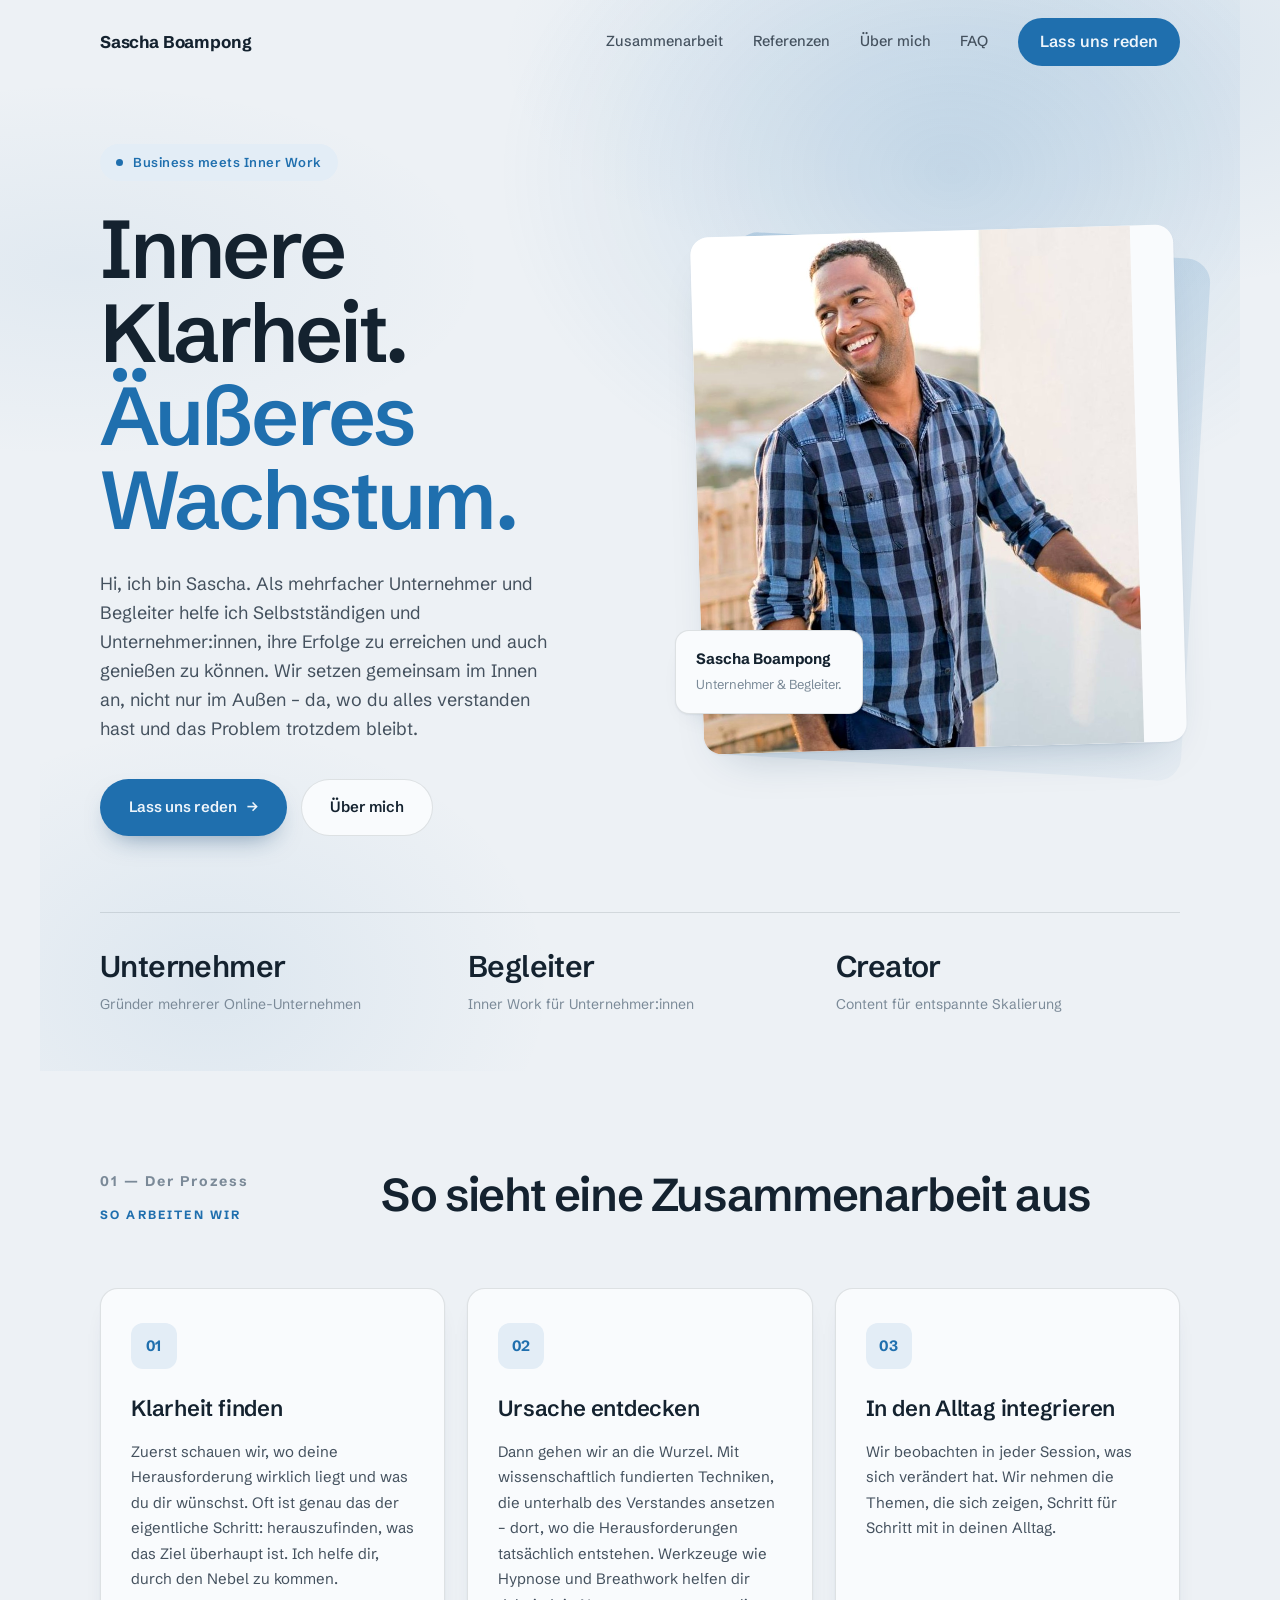
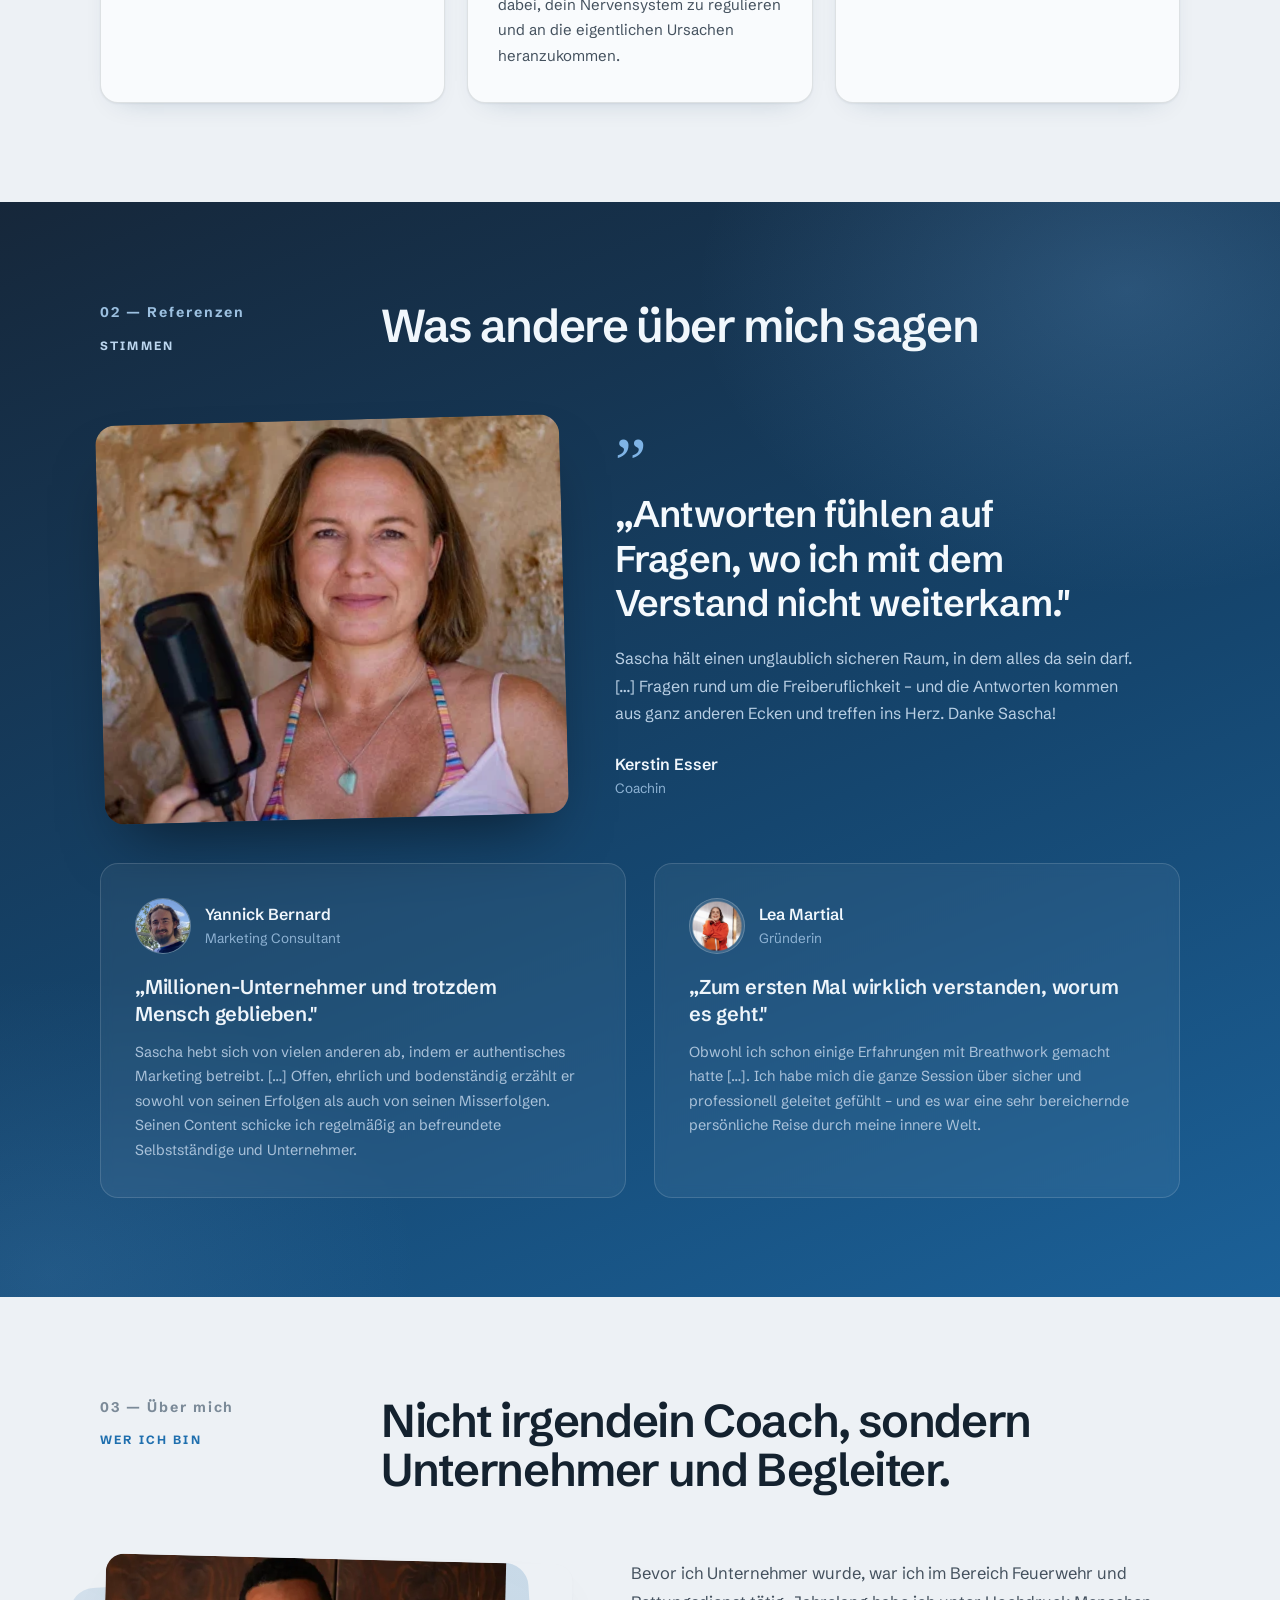
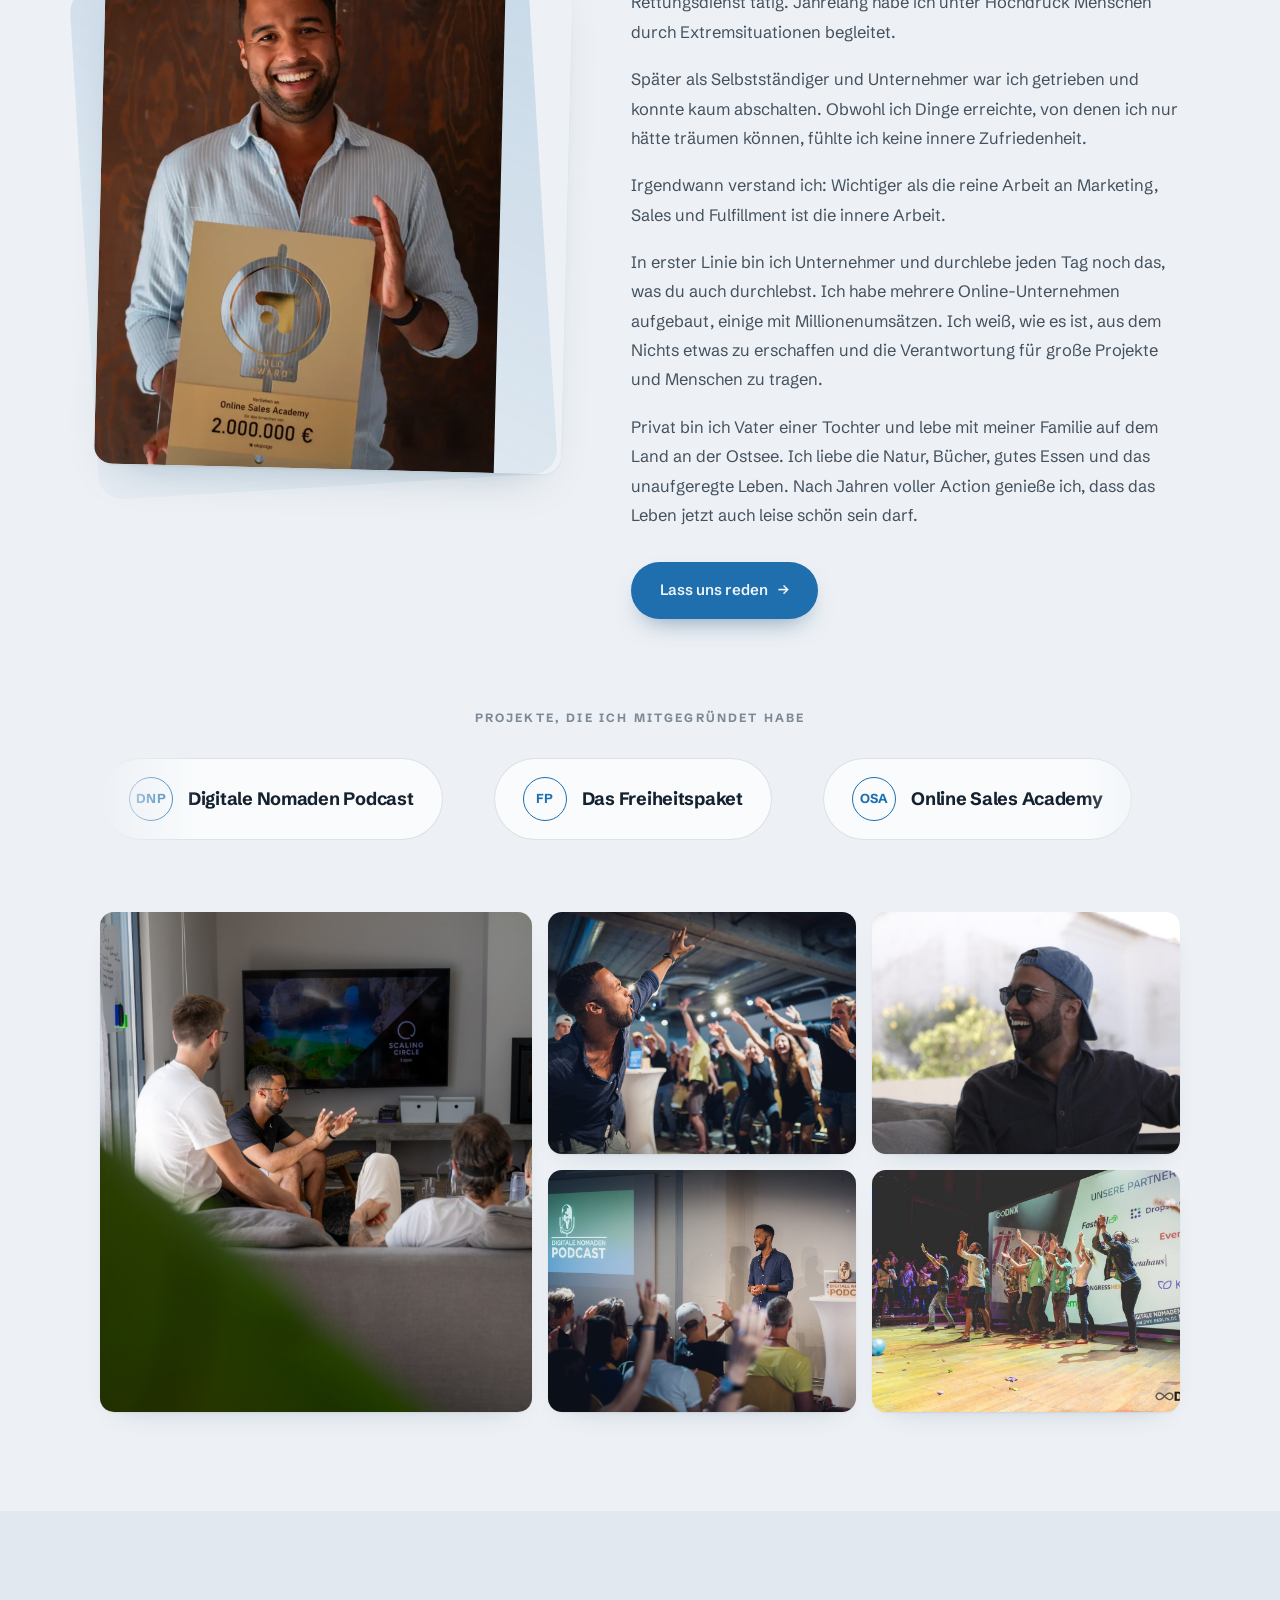
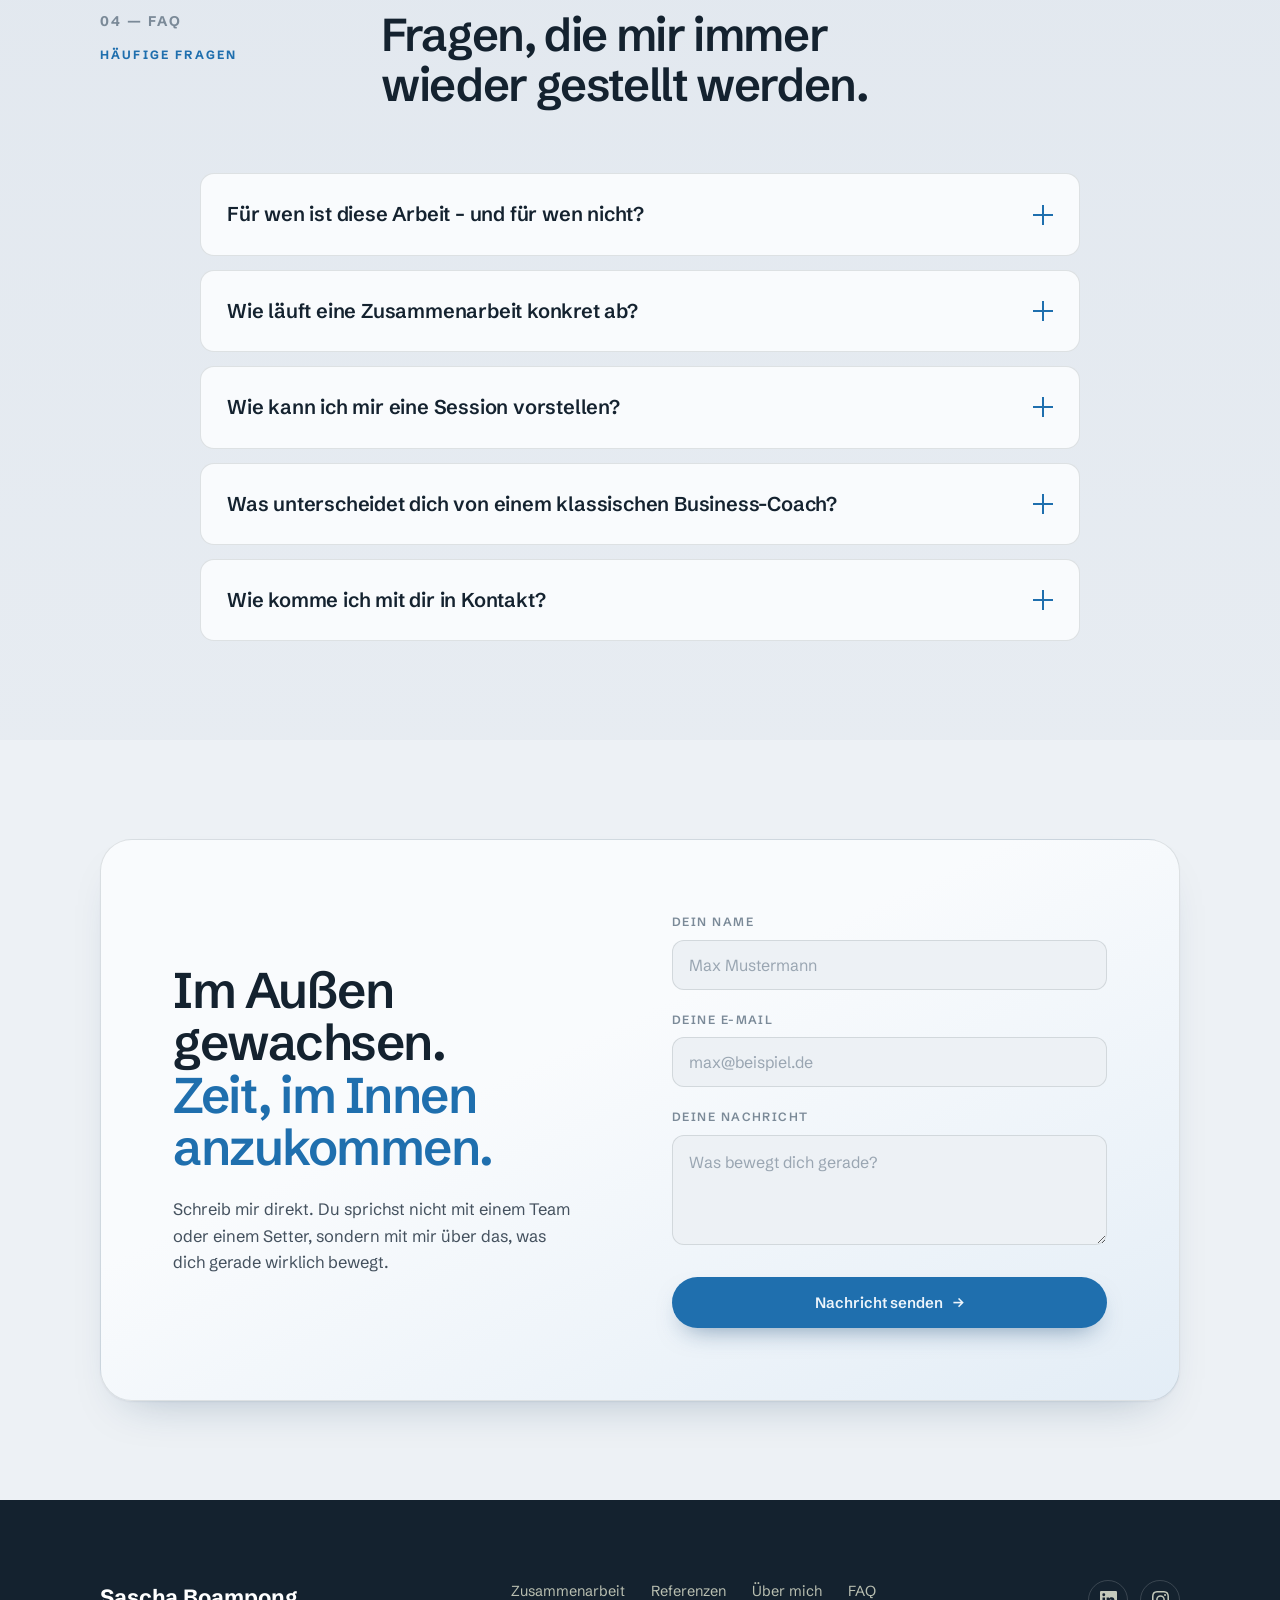
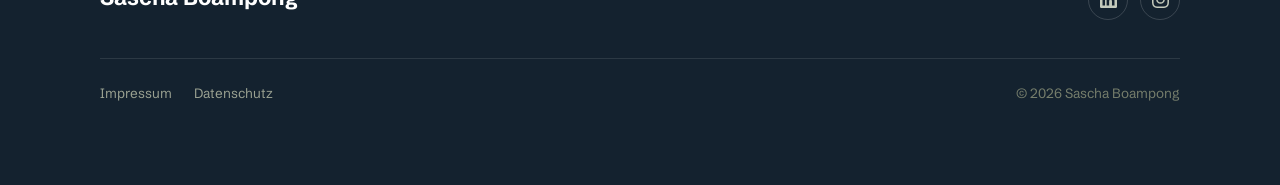
<file: index.html>
<!DOCTYPE html>
<html lang="de">
<head>
  <meta charset="UTF-8" />
  <meta name="viewport" content="width=device-width, initial-scale=1.0" />
  <title>Sascha Boampong — Geerdet · Maritim</title>
  <meta name="description" content="Sascha Boampong, Unternehmer und Begleiter. Innere Klarheit. Äußeres Wachstum." />
  <script>document.documentElement.className += ' js';</script>
  <link rel="preconnect" href="https://fonts.googleapis.com" />
  <link rel="preconnect" href="https://fonts.gstatic.com" crossorigin />
  <link href="https://fonts.googleapis.com/css2?family=Schibsted+Grotesk:wght@400;500;600;700;800&display=swap" rel="stylesheet" />
  <link rel="stylesheet" href="maritim.css" />
  <script src="https://app.rybbit.io/api/script.js" data-site-id="5ec6693548c4" defer></script>
</head>
<body data-screen-label="Geerdet Maritim">

  <header class="nav" data-nav>
    <div class="nav__bar">
      <a href="#top" class="nav__brand">Sascha Boampong</a>
      <nav class="nav__links" aria-label="Hauptnavigation">
        <a href="#prozess" class="nav__link">Zusammenarbeit</a>
        <a href="#referenzen" class="nav__link">Referenzen</a>
        <a href="#ueber" class="nav__link">Über mich</a>
        <a href="#faq" class="nav__link">FAQ</a>
        <a href="#kontakt" class="nav__cta">Lass uns reden</a>
      </nav>
      <button class="nav__burger" data-burger aria-label="Menü" aria-expanded="false"><span></span><span></span><span></span></button>
    </div>
  </header>
  <div class="nav__mobile" data-menu>
    <a href="#prozess">Zusammenarbeit</a>
    <a href="#referenzen">Referenzen</a>
    <a href="#ueber">Über mich</a>
    <a href="#faq">FAQ</a>
    <a href="#kontakt">Lass uns reden</a>
  </div>

  <main id="top">

    <!-- HERO -->
    <section class="hero wrap">
      <div class="hero__grid">
        <div class="hero__content">
          <span class="hero__kicker reveal">Business meets Inner Work</span>
          <h1 class="hero__title reveal d1">Innere Klarheit.<br /><em>Äußeres Wachstum.</em></h1>
          <p class="hero__lead reveal d2">Hi, ich bin Sascha. Als mehrfacher Unternehmer und Begleiter helfe ich Selbstständigen und Unternehmer:innen, ihre Erfolge zu erreichen und auch genießen zu können. Wir setzen gemeinsam im Innen an, nicht nur im Außen – da, wo du alles verstanden hast und das Problem trotzdem bleibt.</p>
          <div class="hero__actions reveal d3">
            <a href="#kontakt" class="btn btn--solid">Lass uns reden <span class="arrow">→</span></a>
            <a href="#ueber" class="btn btn--ghost">Über mich</a>
          </div>
        </div>
        <div class="hero__figure reveal d2">
          <div class="hero__photo">
            <img src="assets/sascha-profil.jpg" alt="Sascha Boampong" width="440" height="517" loading="eager" />
          </div>
          <div class="hero__badge">
            <b>Sascha Boampong</b>
            <span>Unternehmer &amp; Begleiter.</span>
          </div>
        </div>
      </div>
      <div class="hero__meta">
        <div class="hero__meta-item reveal d1"><b>Unternehmer</b><span>Gründer mehrerer Online-Unternehmen</span></div>
        <div class="hero__meta-item reveal d2"><b>Begleiter</b><span>Inner Work für Unternehmer:innen</span></div>
        <div class="hero__meta-item reveal d3"><b>Creator</b><span>Content für entspannte Skalierung</span></div>
      </div>
    </section>

    <!-- PROZESS -->
    <section class="section" id="prozess">
      <div class="wrap">
        <header class="shead reveal">
          <div class="shead__meta"><span class="shead__num">01 — Der Prozess</span><span class="eyebrow">So arbeiten wir</span></div>
          <h2 class="shead__title">So sieht eine Zusammenarbeit aus</h2>
        </header>
        <div class="cards">
          <article class="card reveal d1">
            <div class="card__num">01</div>
            <h3 class="card__title">Klarheit finden</h3>
            <p class="card__text">Zuerst schauen wir, wo deine Herausforderung wirklich liegt und was du dir wünschst. Oft ist genau das der eigentliche Schritt: herauszufinden, was das Ziel überhaupt ist. Ich helfe dir, durch den Nebel zu kommen.</p>
          </article>
          <article class="card reveal d2">
            <div class="card__num">02</div>
            <h3 class="card__title">Ursache entdecken</h3>
            <p class="card__text">Dann gehen wir an die Wurzel. Mit wissenschaftlich fundierten Techniken, die unterhalb des Verstandes ansetzen – dort, wo die Herausforderungen tatsächlich entstehen. Werkzeuge wie Hypnose und Breathwork helfen dir dabei, dein Nervensystem zu regulieren und an die eigentlichen Ursachen heranzukommen.</p>
          </article>
          <article class="card reveal d3">
            <div class="card__num">03</div>
            <h3 class="card__title">In den Alltag integrieren</h3>
            <p class="card__text">Wir beobachten in jeder Session, was sich verändert hat. Wir nehmen die Themen, die sich zeigen, Schritt für Schritt mit in deinen Alltag.</p>
          </article>
        </div>
      </div>
    </section>

    <!-- REFERENZEN -->
    <section class="section section--testi" id="referenzen">
      <div class="wrap">
        <header class="shead reveal">
          <div class="shead__meta"><span class="shead__num">02 — Referenzen</span><span class="eyebrow">Stimmen</span></div>
          <h2 class="shead__title">Was andere über mich sagen</h2>
        </header>
        <div class="testi">
          <article class="testi__feature reveal">
            <div class="testi__media"><img src="assets/kerstin.webp" alt="Kerstin Esser" width="500" height="430" loading="lazy" /></div>
            <div class="testi__content">
              <div class="testi__mark">”</div>
              <blockquote class="testi__big">„Antworten fühlen auf Fragen, wo ich mit dem Verstand nicht weiterkam."</blockquote>
              <p class="testi__text">Sascha hält einen unglaublich sicheren Raum, in dem alles da sein darf. […] Fragen rund um die Freiberuflichkeit – und die Antworten kommen aus ganz anderen Ecken und treffen ins Herz. Danke Sascha!</p>
              <div class="testi__who"><div><div class="testi__name">Kerstin Esser</div><div class="testi__role">Coachin</div></div></div>
            </div>
          </article>
          <div class="testi__row">
            <article class="testi__card reveal d1">
              <div class="testi__head"><img class="testi__ava" src="assets/yannick.webp" alt="Yannick Bernard" width="56" height="56" loading="lazy" /><div><div class="testi__name">Yannick Bernard</div><div class="testi__role">Marketing Consultant</div></div></div>
              <p class="testi__hl">„Millionen-Unternehmer und trotzdem Mensch geblieben."</p>
              <p class="testi__sm">Sascha hebt sich von vielen anderen ab, indem er authentisches Marketing betreibt. […] Offen, ehrlich und bodenständig erzählt er sowohl von seinen Erfolgen als auch von seinen Misserfolgen. Seinen Content schicke ich regelmäßig an befreundete Selbstständige und Unternehmer.</p>
            </article>
            <article class="testi__card reveal d2">
              <div class="testi__head"><img class="testi__ava" src="assets/lea.webp" alt="Lea Martial" width="56" height="56" loading="lazy" /><div><div class="testi__name">Lea Martial</div><div class="testi__role">Gründerin</div></div></div>
              <p class="testi__hl">„Zum ersten Mal wirklich verstanden, worum es geht."</p>
              <p class="testi__sm">Obwohl ich schon einige Erfahrungen mit Breathwork gemacht hatte […]. Ich habe mich die ganze Session über sicher und professionell geleitet gefühlt – und es war eine sehr bereichernde persönliche Reise durch meine innere Welt.</p>
            </article>
          </div>
        </div>
      </div>
    </section>

    <!-- ÜBER MICH -->
    <section class="section" id="ueber">
      <div class="wrap">
        <header class="shead reveal">
          <div class="shead__meta"><span class="shead__num">03 — Über mich</span><span class="eyebrow">Wer ich bin</span></div>
          <h2 class="shead__title">Nicht irgendein Coach, sondern Unternehmer und Begleiter.</h2>
        </header>
        <div class="about__grid">
          <div class="about__figure reveal d1">
            <div class="about__photo about__photo--award">
              <img src="assets/sascha-award-crop.png" alt="Sascha Boampong mit dem Gold Award der Online Sales Academy" width="400" height="510" loading="lazy" />
            </div>
          </div>
          <div class="about__text">
            <p class="reveal d1">Bevor ich Unternehmer wurde, war ich im Bereich Feuerwehr und Rettungsdienst tätig. Jahrelang habe ich unter Hochdruck Menschen durch Extremsituationen begleitet.</p>
            <p class="reveal d1">Später als Selbstständiger und Unternehmer war ich getrieben und konnte kaum abschalten. Obwohl ich Dinge erreichte, von denen ich nur hätte träumen können, fühlte ich keine innere Zufriedenheit.</p>
            <p class="reveal d1">Irgendwann verstand ich: Wichtiger als die reine Arbeit an Marketing, Sales und Fulfillment ist die innere Arbeit.</p>
            <p class="reveal d1">In erster Linie bin ich Unternehmer und durchlebe jeden Tag noch das, was du auch durchlebst. Ich habe mehrere Online-Unternehmen aufgebaut, einige mit Millionenumsätzen. Ich weiß, wie es ist, aus dem Nichts etwas zu erschaffen und die Verantwortung für große Projekte und Menschen zu tragen.</p>
            <p class="reveal d1">Privat bin ich Vater einer Tochter und lebe mit meiner Familie auf dem Land an der Ostsee. Ich liebe die Natur, Bücher, gutes Essen und das unaufgeregte Leben. Nach Jahren voller Action genieße ich, dass das Leben jetzt auch leise schön sein darf.</p>
            <a href="#kontakt" class="btn btn--solid reveal d2">Lass uns reden <span class="arrow">→</span></a>
          </div>
        </div>

        <div class="projects reveal">
          <div class="projects__label">Projekte, die ich mitgegründet habe</div>
          <div class="marquee">
            <div class="marquee__track" data-marquee>
              <div class="logo"><span class="logo__mark">DNP</span><span class="logo__name">Digitale Nomaden Podcast</span></div>
              <div class="logo"><span class="logo__mark">FP</span><span class="logo__name">Das Freiheitspaket</span></div>
              <div class="logo"><span class="logo__mark">OSA</span><span class="logo__name">Online Sales Academy</span></div>
              <div class="logo"><span class="logo__mark">SC</span><span class="logo__name">Scaling Circle</span></div>
              <div class="logo"><span class="logo__mark">OBP</span><span class="logo__name">Online Business Podcast</span></div>
            </div>
          </div>
        </div>

        <div class="gallery reveal">
          <figure class="big"><img src="assets/scaling-circle.jpg" alt="Sascha Boampong moderiert ein Scaling-Circle-Mastermind in Lagos" loading="lazy" /></figure>
          <figure class="sm"><img src="assets/sascha-buehne-energie.jpg" alt="Sascha Boampong mit begeistertem Publikum auf der Bühne" loading="lazy" /></figure>
          <figure class="sm sm--face"><img src="assets/sascha-lachen.jpg" alt="Sascha Boampong, entspannt und lachend" loading="lazy" /></figure>
          <figure class="sm"><img src="assets/sascha-buehne-podcast.jpg" alt="Beim Digitale Nomaden Podcast Event" loading="lazy" /></figure>
          <figure class="sm"><img src="assets/sascha-dnx.jpg" alt="Sascha Boampong bei der DNX Konferenz" loading="lazy" /></figure>
        </div>
      </div>
    </section>

    <!-- FAQ -->
    <section class="section section--alt" id="faq">
      <div class="wrap">
        <header class="shead reveal">
          <div class="shead__meta"><span class="shead__num">04 — FAQ</span><span class="eyebrow">Häufige Fragen</span></div>
          <h2 class="shead__title">Fragen, die mir immer wieder gestellt werden.</h2>
        </header>
        <div class="faq">
          <details class="faq__item"><summary class="faq__q">Für wen ist diese Arbeit – und für wen nicht?<span class="faq__ic"></span></summary><div class="faq__a"><p>Für Selbstständige und Unternehmer:innen, die weiter wachsen wollen – aber nicht länger auf Kosten von Gesundheit und Leben. Menschen, die getrieben sind, kaum noch abschalten können und sich fragen: „Ich habe so viel erreicht – warum kann ich es nicht genießen?" Oder die ein Problem im Außen schon verstanden haben und mit dem Verstand trotzdem nicht weiterkommen.</p><p>Worum es nicht geht: einfach den Fuß vom Gas zu nehmen. Es geht nicht ums Weniger, sondern darum, erfolgreich zu wachsen und dabei wieder bei sich anzukommen und sich zu erinnern, warum man mal gestartet ist.</p></div></details>
          <details class="faq__item"><summary class="faq__q">Wie läuft eine Zusammenarbeit konkret ab?<span class="faq__ic"></span></summary><div class="faq__a"><p>Du meldest dich über das Kontaktformular, und wir vereinbaren ein Kennenlernen – per Telefon oder Zoom, ganz wie es dir passt. Wir schauen gemeinsam auf dein Ziel und deine Herausforderungen und finden heraus, ob und wie wir zusammenarbeiten wollen. Danach geht es los. Die eigentliche Arbeit findet online statt.</p></div></details>
          <details class="faq__item"><summary class="faq__q">Wie kann ich mir eine Session vorstellen?<span class="faq__ic"></span></summary><div class="faq__a"><p>Eine Standard-Session gibt es nicht. Wir schauen zuerst, mit welchem Thema du gerade hereinkommst, und dann wähle ich die Technik, die dazu passt – nicht umgekehrt. Du musst nicht zu meinen Methoden passen, die Methode passt sich dir an. Oft arbeiten wir dabei unterhalb des Verstandes: nicht nur reden, sondern dort ansetzen, wo das Problem wirklich sitzt, die Ursache lösen und das Ergebnis in deinen Alltag integrieren. Im Mittelpunkt steht immer dein Ziel – kein Schema F, in das ich dich presse.</p></div></details>
          <details class="faq__item"><summary class="faq__q">Was unterscheidet dich von einem klassischen Business-Coach?<span class="faq__ic"></span></summary><div class="faq__a"><p>Ehrlich gesagt tue ich mich mit dem Wort „Coach" schwer – zu viele Instagram-Marketer haben es in Verruf gebracht. Ich bin in erster Linie selbst Unternehmer und begleite Selbstständige und Unternehmer:innen auf dem Weg in ihr Innenleben. Das ist wohl der Hauptunterschied. Ich lehne Geld, Erfolg und Wachstum nicht ab – ganz im Gegenteil, ich habe selbst weiterhin unternehmerischen Drive. Ich verbinde die unternehmerische Arbeit mit Inner Work. Es geht nicht darum, deinen Funnel zu ändern, sondern an die Wurzel deiner Herausforderung zu gehen und dort nachhaltige Veränderung zu schaffen.</p></div></details>
          <details class="faq__item"><summary class="faq__q">Wie komme ich mit dir in Kontakt?<span class="faq__ic"></span></summary><div class="faq__a"><p>Am einfachsten über das Kontaktformular. Dann melde ich mich persönlich, und wir lernen uns ganz unverbindlich kennen. Du sprichst nicht mit einem Team oder einem Setter, sondern direkt mit mir über das, was dich gerade wirklich bewegt.</p></div></details>
        </div>
      </div>
    </section>

    <!-- KONTAKT -->
    <section class="section" id="kontakt">
      <div class="wrap">
        <div class="contact__panel reveal">
          <div class="contact__intro">
            <h2 class="contact__title">Im Außen gewachsen. <em>Zeit, im Innen anzukommen.</em></h2>
            <p class="contact__sub">Schreib mir direkt. Du sprichst nicht mit einem Team oder einem Setter, sondern mit mir über das, was dich gerade wirklich bewegt.</p>
          </div>
          <form class="form" data-form data-access-key="ec78bc60-e349-4be2-aea1-a9e792f29b79">
            <div class="field"><label for="name">Dein Name</label><input type="text" id="name" name="name" placeholder="Max Mustermann" required /></div>
            <div class="field"><label for="email">Deine E-Mail</label><input type="email" id="email" name="email" placeholder="max@beispiel.de" required /></div>
            <div class="field"><label for="nachricht">Deine Nachricht</label><textarea id="nachricht" name="nachricht" placeholder="Was bewegt dich gerade?" required></textarea></div>
            <input type="checkbox" name="botcheck" tabindex="-1" autocomplete="off" style="position:absolute;left:-9999px;opacity:0" aria-hidden="true" />
            <button type="submit" class="btn btn--solid">Nachricht senden <span class="arrow">→</span></button>
            <p class="form__ok" data-success>✓ Deine Nachricht wurde gesendet. Ich melde mich persönlich bei dir.</p>
            <p class="form__err" data-error></p>
          </form>
        </div>
      </div>
    </section>

  </main>

  <footer class="footer">
    <div class="wrap">
      <div class="footer__top">
        <a href="#top" class="footer__brand">Sascha Boampong</a>
        <nav class="footer__nav" aria-label="Footer">
          <a href="#prozess">Zusammenarbeit</a>
          <a href="#referenzen">Referenzen</a>
          <a href="#ueber">Über mich</a>
          <a href="#faq">FAQ</a>
        </nav>
        <div class="footer__social">
          <a href="https://www.linkedin.com/in/sascha-boampong/" aria-label="LinkedIn" target="_blank" rel="noopener"><svg width="17" height="17" viewBox="0 0 24 24" fill="currentColor"><path d="M20.447 20.452h-3.554v-5.569c0-1.328-.027-3.037-1.852-3.037-1.853 0-2.136 1.445-2.136 2.939v5.667H9.351V9h3.414v1.561h.046c.477-.9 1.637-1.85 3.37-1.85 3.601 0 4.267 2.37 4.267 5.455v6.286zM5.337 7.433a2.062 2.062 0 0 1-2.063-2.065 2.064 2.064 0 1 1 2.063 2.065zm1.782 13.019H3.555V9h3.564v11.452zM22.225 0H1.771C.792 0 0 .774 0 1.729v20.542C0 23.227.792 24 1.771 24h20.451C23.2 24 24 23.227 24 22.271V1.729C24 .774 23.2 0 22.222 0h.003z"/></svg></a>
          <a href="https://www.instagram.com/saschaboampong/" aria-label="Instagram" target="_blank" rel="noopener"><svg width="17" height="17" viewBox="0 0 24 24" fill="currentColor"><path d="M12 2.163c3.204 0 3.584.012 4.85.07 3.252.148 4.771 1.691 4.919 4.919.058 1.265.069 1.645.069 4.849 0 3.205-.012 3.584-.069 4.849-.149 3.225-1.664 4.771-4.919 4.919-1.266.058-1.644.07-4.85.07-3.204 0-3.584-.012-4.849-.07-3.26-.149-4.771-1.699-4.919-4.92-.058-1.265-.07-1.644-.07-4.849 0-3.204.013-3.583.07-4.849.149-3.227 1.664-4.771 4.919-4.919 1.266-.057 1.645-.069 4.849-.069zm0-2.163c-3.259 0-3.667.014-4.947.072-4.358.2-6.78 2.618-6.98 6.98-.059 1.281-.073 1.689-.073 4.948 0 3.259.014 3.668.072 4.948.2 4.358 2.618 6.78 6.98 6.98 1.281.058 1.689.072 4.948.072 3.259 0 3.668-.014 4.948-.072 4.354-.2 6.782-2.618 6.979-6.98.059-1.28.073-1.689.073-4.948 0-3.259-.014-3.667-.072-4.947-.196-4.354-2.617-6.78-6.979-6.98-1.281-.059-1.69-.073-4.949-.073zm0 5.838a6.162 6.162 0 1 0 0 12.324 6.162 6.162 0 0 0 0-12.324zM12 16a4 4 0 1 1 0-8 4 4 0 0 1 0 8zm6.406-11.845a1.44 1.44 0 1 0 0 2.881 1.44 1.44 0 0 0 0-2.881z"/></svg></a>
        </div>
      </div>
      <div class="footer__bottom">
        <div class="footer__legal"><a href="impressum.html">Impressum</a><a href="datenschutz.html">Datenschutz</a></div>
        <p class="footer__copy">© 2026 Sascha Boampong</p>
      </div>
    </div>
  </footer>

  <script src="site.js"></script>
</body>
</html>
</file>
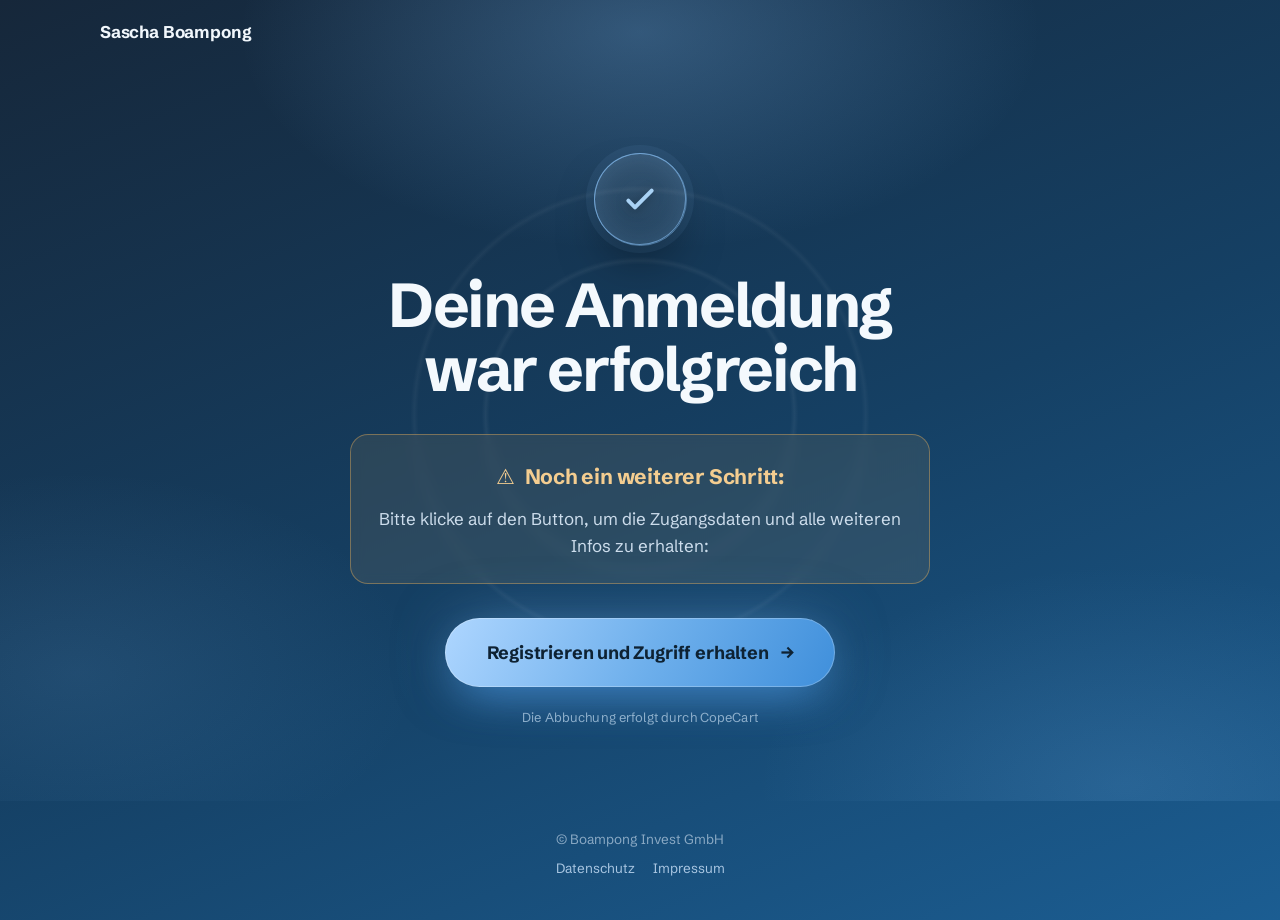
<file: danke-deep-dive.html>
<!DOCTYPE html>
<html lang="de">
<head>
  <meta charset="UTF-8" />
  <meta name="viewport" content="width=device-width, initial-scale=1.0" />
  <title>Anmeldung erfolgreich · Sascha Boampong</title>
  <meta name="description" content="Deine Anmeldung war erfolgreich – ein weiterer Schritt fehlt noch." />
  <meta name="robots" content="noindex" />
  <script>document.documentElement.className += ' js';</script>
  <link rel="preconnect" href="https://fonts.googleapis.com" />
  <link rel="preconnect" href="https://fonts.gstatic.com" crossorigin />
  <link href="https://fonts.googleapis.com/css2?family=Schibsted+Grotesk:wght@400;500;600;700;800&display=swap" rel="stylesheet" />
  <link rel="stylesheet" href="maritim.css" />
  <script src="https://app.rybbit.io/api/script.js" data-site-id="5ec6693548c4" defer></script>
  <style>
    .danke { min-height: 100vh; display: flex; flex-direction: column;
      background: #14222f;
      background-image: linear-gradient(158deg, #16273a 0%, #154064 54%, #1f6fae 128%);
      color: #eaf2f9; }

    .danke .nav { background: transparent !important; backdrop-filter: none !important; border-bottom-color: transparent !important; }
    .danke .nav__brand { color: #f1f7fc; }

    .danke__main { flex: 1; display: grid; place-items: center; position: relative; isolation: isolate; overflow: hidden;
      padding: clamp(118px, 17vh, 190px) var(--pad) clamp(54px, 8vh, 96px); }
    .danke__main::before { content: ""; position: absolute; inset: 0; z-index: -2; pointer-events: none;
      background: radial-gradient(46% 40% at 50% 4%, rgba(120,180,235,.30), transparent 68%),
                  radial-gradient(40% 38% at 88% 98%, rgba(120,180,235,.16), transparent 72%),
                  radial-gradient(36% 34% at 6% 84%, rgba(120,180,235,.12), transparent 74%); }
    .danke__main::after { content: ""; position: absolute; z-index: -1; top: clamp(100px, 15vh, 180px); left: 50%; width: min(560px, 86vw); aspect-ratio: 1; transform: translateX(-50%);
      border-radius: 50%; pointer-events: none;
      background: radial-gradient(circle, transparent 38%, rgba(255,255,255,.05) 39%, transparent 40%, transparent 56%, rgba(255,255,255,.04) 57%, transparent 58%); }

    .danke__inner { max-width: 680px; text-align: center; }

    .danke__badge { position: relative; width: 92px; height: 92px; margin: 0 auto; border-radius: 50%; display: grid; place-items: center;
      background: rgba(255,255,255,.07); border: 1.5px solid rgba(127,180,230,.7); color: #a9d2f5;
      box-shadow: 0 0 0 8px rgba(127,180,230,.08), 0 24px 50px -16px rgba(0,0,0,.55), inset 0 0 24px rgba(127,180,230,.18); }
    .danke__badge svg { width: 40px; height: 40px; filter: drop-shadow(0 2px 6px rgba(0,0,0,.35)); }
    .danke__badge::after { content: ""; position: absolute; inset: -1.5px; border-radius: 50%; border: 1.5px solid rgba(127,180,230,.5); }
    .js .danke__badge::after { animation: danke-ring 2.8s ease-out infinite; }
    @keyframes danke-ring { 0% { transform: scale(1); opacity: .6; } 70% { transform: scale(1.5); opacity: 0; } 100% { opacity: 0; } }

    .danke__title { margin-top: 28px; font-size: clamp(34px, 5.4vw, 62px); font-weight: 700; line-height: 1.04; letter-spacing: -.035em; color: #f4f9fd; text-wrap: balance; }

    /* Attention callout — the crucial next step */
    .danke__callout { margin: 32px auto 0; max-width: 580px; text-align: center;
      background: rgba(243,180,90,.10); border: 1px solid rgba(243,180,90,.40); border-radius: 18px; padding: 24px 28px; backdrop-filter: blur(6px); }
    .danke__callout-head { display: flex; align-items: center; justify-content: center; gap: 10px; font-size: clamp(17px, 1.9vw, 21px); font-weight: 700; letter-spacing: -.01em; color: #f4cd90; }
    .danke__callout-text { margin-top: 12px; font-size: clamp(15px, 1.4vw, 17px); color: #cdddec; line-height: 1.6; }

    .danke__cta { margin-top: 34px; }
    .danke__bigbtn { display: inline-flex; align-items: center; gap: 12px; font-family: var(--font); font-weight: 700;
      font-size: clamp(16px, 1.5vw, 18px); letter-spacing: -.01em; padding: 20px 42px; border-radius: 100px; cursor: pointer; border: none;
      color: #0e2233; background: linear-gradient(118deg, #aed6ff 0%, #6fb0ec 52%, #3f8fdb 100%);
      box-shadow: 0 0 0 1px rgba(255,255,255,.25) inset, 0 20px 44px -14px rgba(63,143,219,.7), 0 0 60px -10px rgba(127,180,230,.5);
      transition: transform .3s cubic-bezier(.16,1,.3,1), box-shadow .3s; }
    .danke__bigbtn:hover { transform: translateY(-3px); box-shadow: 0 0 0 1px rgba(255,255,255,.35) inset, 0 26px 54px -14px rgba(63,143,219,.8), 0 0 80px -8px rgba(127,180,230,.65); }
    .danke__bigbtn .arrow { transition: transform .3s; }
    .danke__bigbtn:hover .arrow { transform: translateX(5px); }
    .danke__note { margin-top: 20px; font-size: 13px; color: #8fb0cc; letter-spacing: .01em; }

    .js .danke-reveal { animation: danke-rise .85s cubic-bezier(.16,1,.3,1) both; }
    .js .danke-reveal.dr2 { animation-delay: .12s; }
    .js .danke-reveal.dr3 { animation-delay: .24s; }
    .js .danke-reveal.dr4 { animation-delay: .36s; }
    .js .danke-reveal.dr5 { animation-delay: .48s; }
    @keyframes danke-rise { from { transform: translateY(22px); } to { transform: none; } }
    @media (prefers-reduced-motion: reduce) {
      .js .danke-reveal, .js .danke__badge::after { animation: none !important; transform: none !important; }
    }

    /* Minimal footer */
    .danke__foot { padding: 28px var(--pad) 40px; text-align: center; font-size: 13.5px; color: #8aa9c4; }
    .danke__foot-links { display: inline-flex; gap: 18px; margin-top: 8px; }
    .danke__foot-links a { color: #a9c6e2; transition: color .25s; }
    .danke__foot-links a:hover { color: #fff; }
  </style>
</head>
<body class="danke">

  <header class="nav" data-nav>
    <div class="nav__bar">
      <a href="index.html" class="nav__brand">Sascha Boampong</a>
    </div>
  </header>

  <main class="danke__main">
    <div class="danke__inner">
      <div class="danke__badge danke-reveal">
        <svg viewBox="0 0 24 24" fill="none" stroke="currentColor" stroke-width="2.4" stroke-linecap="round" stroke-linejoin="round"><path d="M5 13l4 4L19 7" /></svg>
      </div>
      <h1 class="danke__title danke-reveal dr2">Deine Anmeldung war erfolgreich</h1>

      <div class="danke__callout danke-reveal dr3">
        <div class="danke__callout-head"><span aria-hidden="true">⚠️</span> Noch ein weiterer Schritt:</div>
        <p class="danke__callout-text">Bitte klicke auf den Button, um die Zugangsdaten und alle weiteren Infos zu erhalten:</p>
      </div>

      <div class="danke__cta danke-reveal dr4">
        <a href="https://luma.com/fzjxphxs" class="danke__bigbtn">Registrieren und Zugriff erhalten <span class="arrow">→</span></a>
      </div>

      <p class="danke__note danke-reveal dr5">Die Abbuchung erfolgt durch CopeCart</p>
    </div>
  </main>

  <footer class="danke__foot">
    <div>© Boampong Invest GmbH</div>
    <div class="danke__foot-links">
      <a href="datenschutz.html">Datenschutz</a>
      <a href="impressum.html">Impressum</a>
    </div>
  </footer>

</body>
</html>
</file>
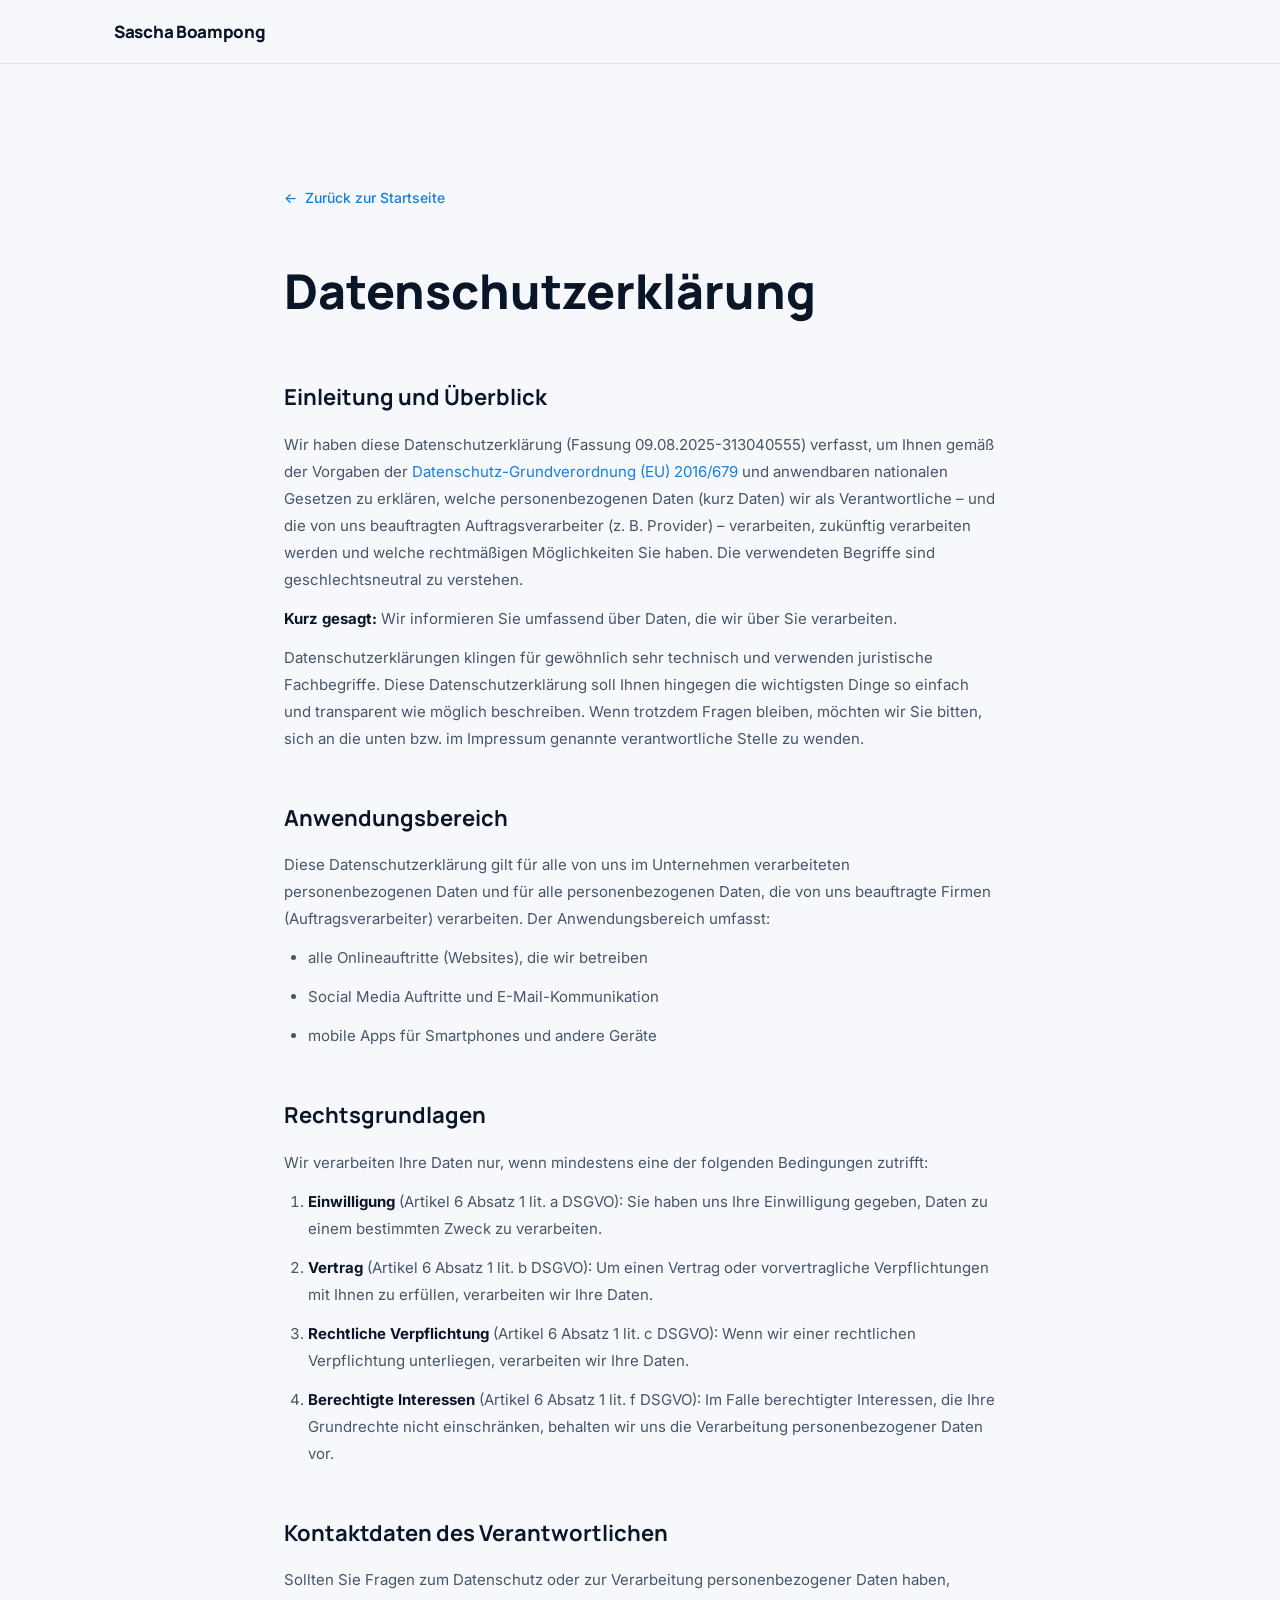
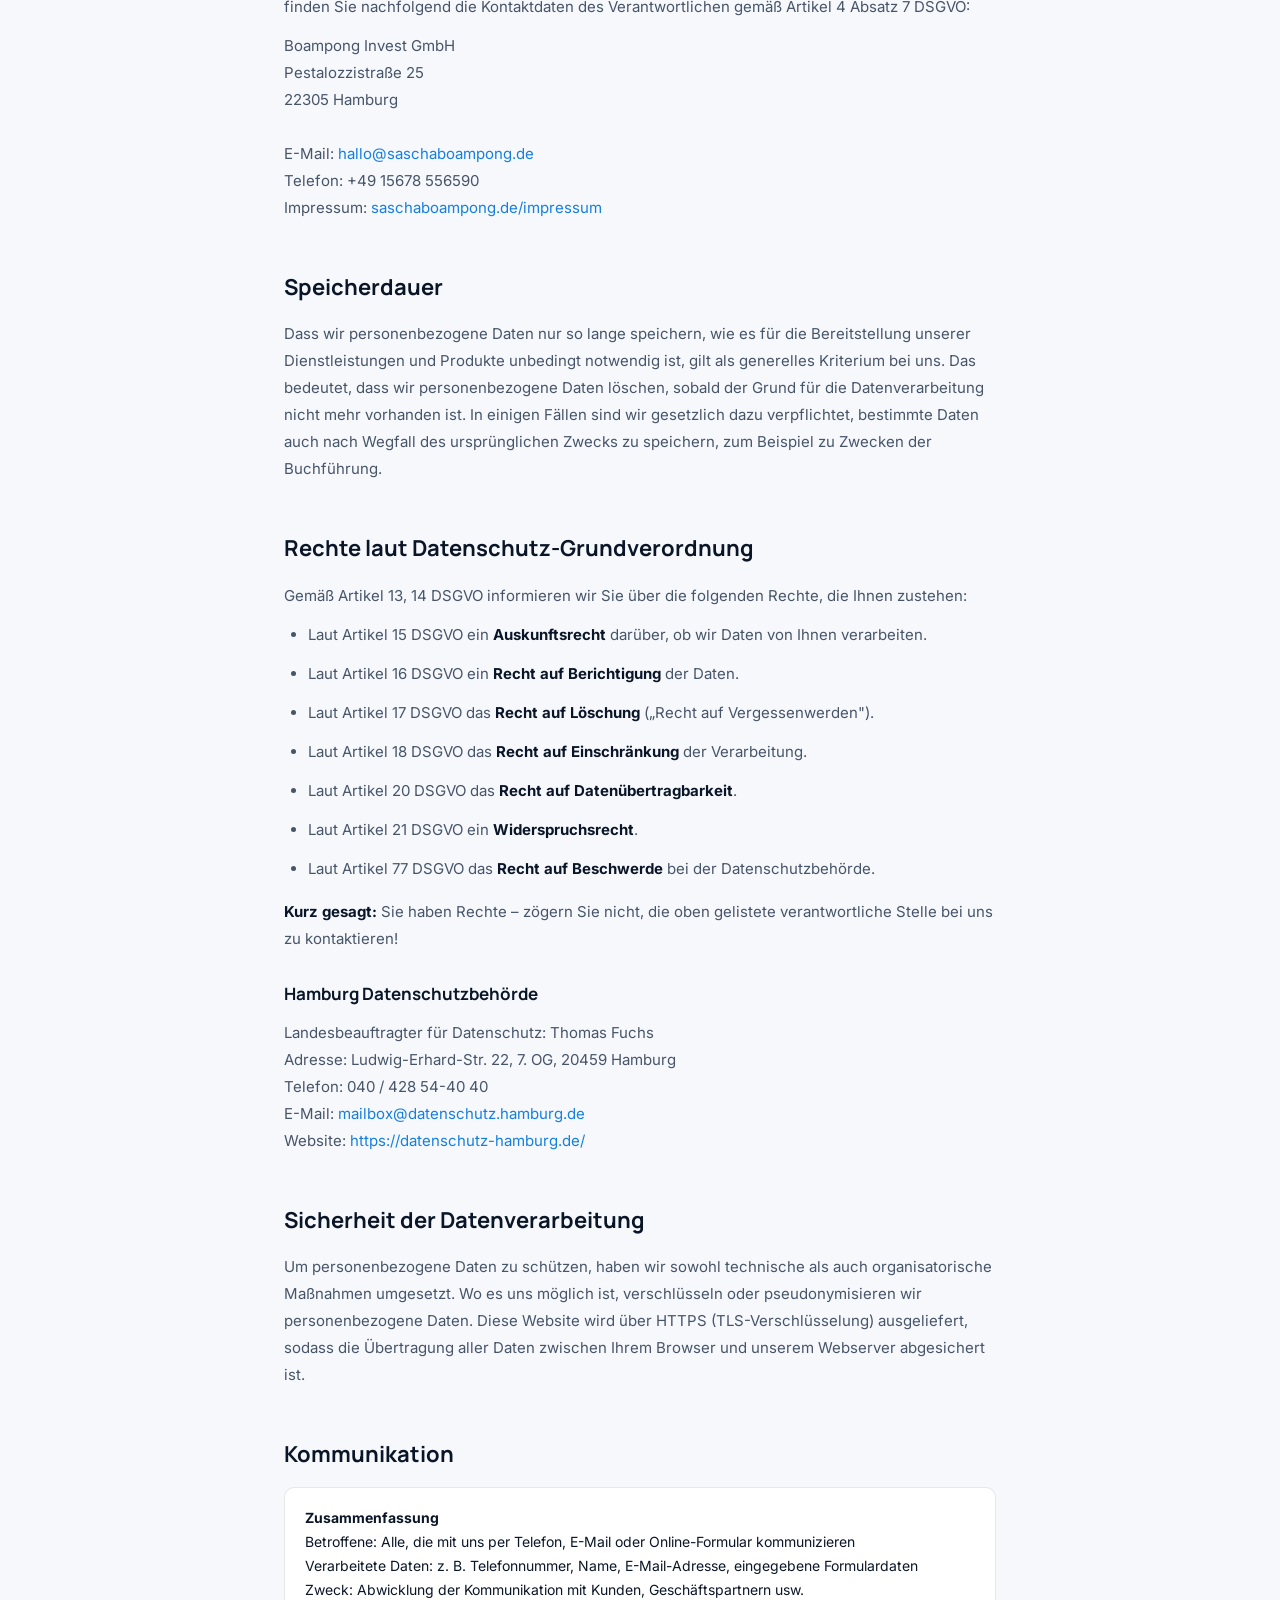
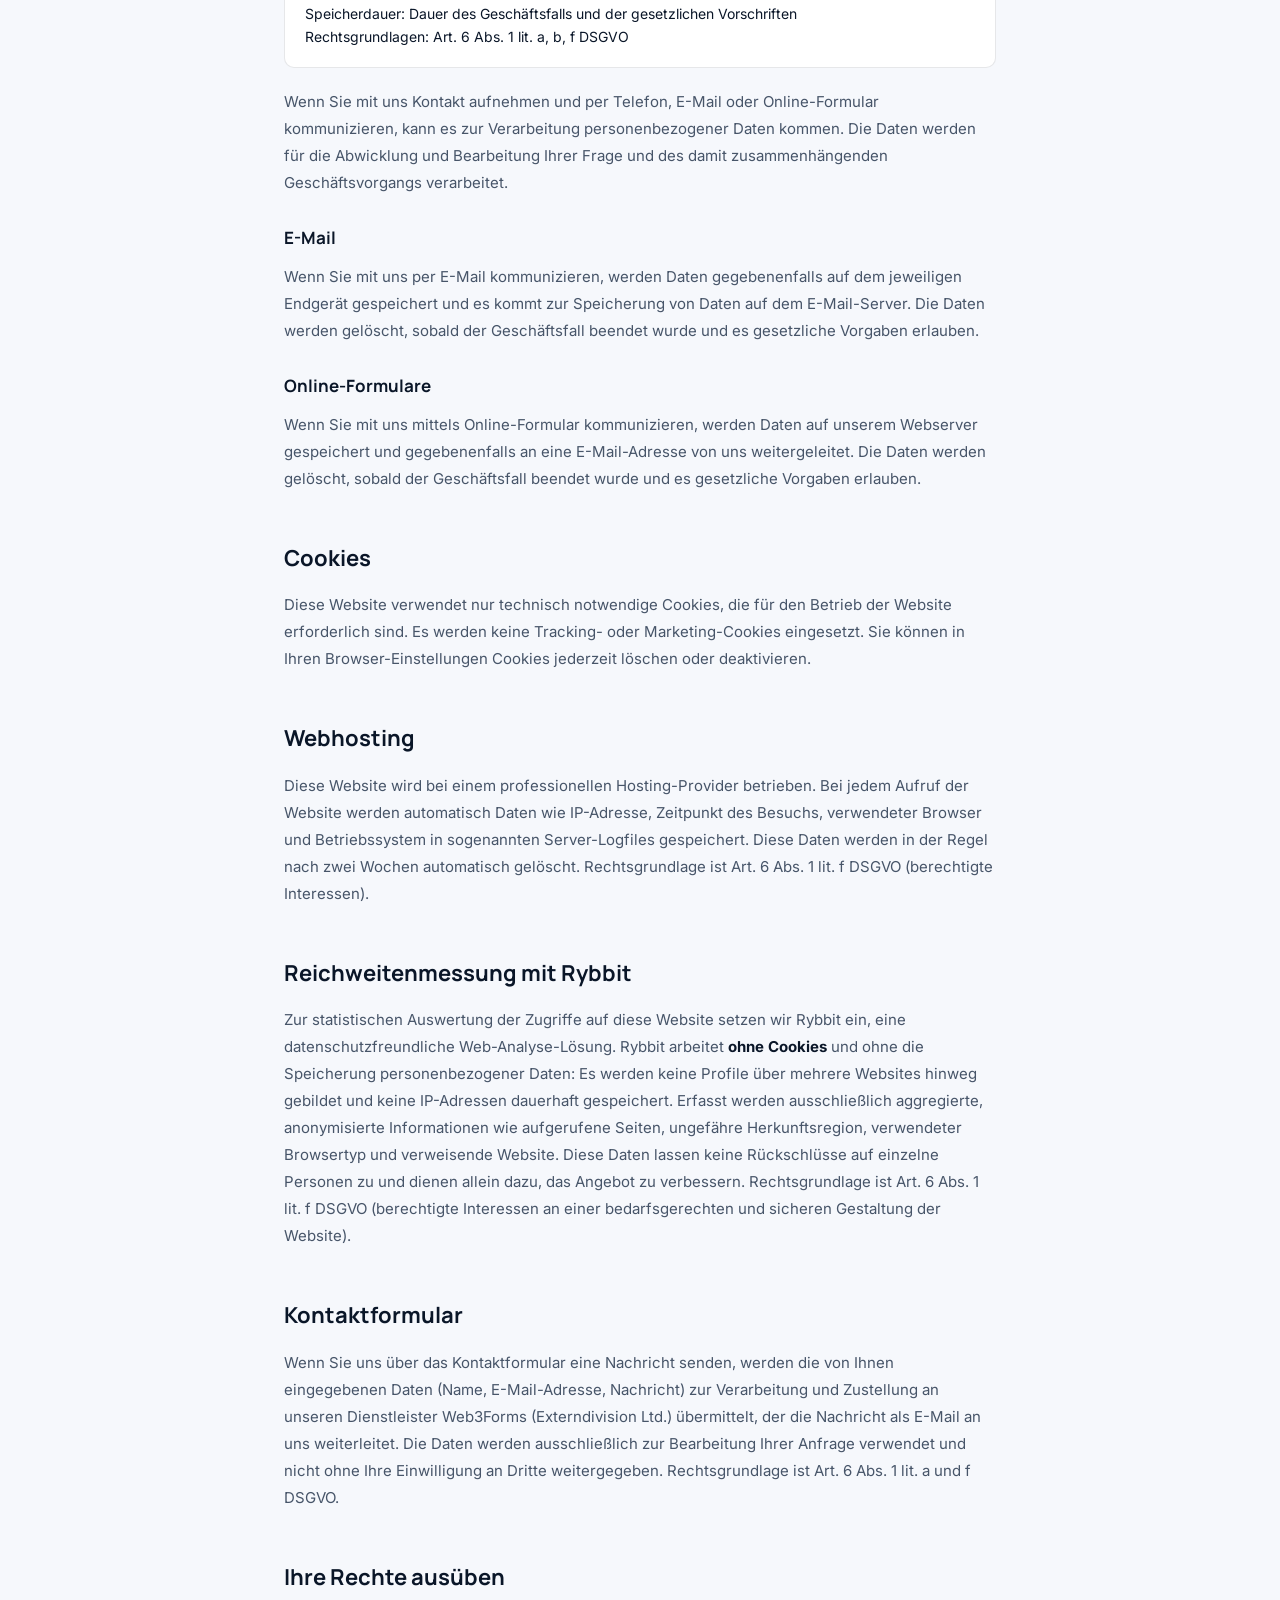
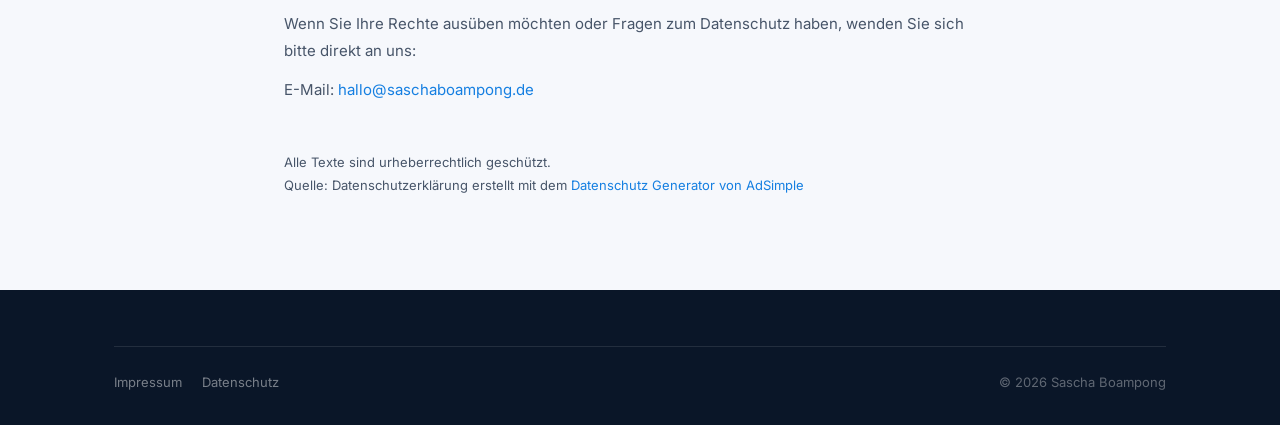
<file: datenschutz.html>
<!DOCTYPE html>
<html lang="de">
<head>
  <meta charset="UTF-8" />
  <meta name="viewport" content="width=device-width, initial-scale=1.0" />
  <title>Datenschutz – Sascha Boampong</title>
  <meta name="robots" content="noindex, nofollow" />
  <link rel="preconnect" href="https://fonts.googleapis.com" />
  <link rel="preconnect" href="https://fonts.gstatic.com" crossorigin />
  <link href="https://fonts.googleapis.com/css2?family=Inter:wght@300;400;500;600&family=Manrope:wght@700;800&display=swap" rel="stylesheet" />
  <link rel="stylesheet" href="style.css" />
  <style>
    .legal-page {
      max-width: 760px;
      margin: 0 auto;
      padding: 120px 24px 80px;
    }
    .legal-page h1 {
      font-family: var(--font-heading);
      font-size: clamp(32px, 5vw, 48px);
      font-weight: 800;
      color: var(--text-primary);
      margin-bottom: 48px;
    }
    .legal-page h2 {
      font-family: var(--font-heading);
      font-size: 22px;
      font-weight: 700;
      color: var(--text-primary);
      margin: 48px 0 14px;
    }
    .legal-page h3 {
      font-family: var(--font-heading);
      font-size: 17px;
      font-weight: 700;
      color: var(--text-primary);
      margin: 28px 0 10px;
    }
    .legal-page p,
    .legal-page li {
      font-size: 15px;
      line-height: 1.8;
      color: var(--text-secondary);
      margin-bottom: 12px;
    }
    .legal-page ul, .legal-page ol {
      padding-left: 24px;
      margin-bottom: 16px;
    }
    .legal-page a {
      color: var(--accent);
      text-decoration: none;
      word-break: break-all;
    }
    .legal-page a:hover { text-decoration: underline; }
    .legal-page strong { color: var(--text-primary); }
    .legal-page .summary-box {
      background: var(--surface);
      border: 1px solid var(--border-card);
      border-radius: var(--radius-sm);
      padding: 18px 20px;
      margin-bottom: 20px;
      font-size: 14px;
    }
    .back-link {
      display: inline-flex;
      align-items: center;
      gap: 8px;
      font-size: 14px;
      font-weight: 500;
      color: var(--text-secondary);
      text-decoration: none;
      margin-bottom: 40px;
      transition: color 0.2s;
    }
    .back-link:hover { color: var(--accent); }
    .back-link::before { content: '\2190'; }
  </style>
  <script src="https://app.rybbit.io/api/script.js" data-site-id="5ec6693548c4" defer></script>
</head>
<body>

  <header class="nav" id="top">
    <div class="nav__inner container">
      <a href="index.html" class="nav__logo">Sascha Boampong</a>
    </div>
  </header>

  <main>
    <div class="legal-page">
      <a href="index.html" class="back-link"> Zurück zur Startseite</a>

      <h1>Datenschutzerklärung</h1>

      <h2>Einleitung und Überblick</h2>
      <p>Wir haben diese Datenschutzerklärung (Fassung 09.08.2025-313040555) verfasst, um Ihnen gemäß der Vorgaben der <a href="https://eur-lex.europa.eu/legal-content/DE/TXT/HTML/?uri=CELEX:32016R0679&from=DE" target="_blank" rel="noopener noreferrer">Datenschutz-Grundverordnung (EU) 2016/679</a> und anwendbaren nationalen Gesetzen zu erklären, welche personenbezogenen Daten (kurz Daten) wir als Verantwortliche – und die von uns beauftragten Auftragsverarbeiter (z. B. Provider) – verarbeiten, zukünftig verarbeiten werden und welche rechtmäßigen Möglichkeiten Sie haben. Die verwendeten Begriffe sind geschlechtsneutral zu verstehen.</p>
      <p><strong>Kurz gesagt:</strong> Wir informieren Sie umfassend über Daten, die wir über Sie verarbeiten.</p>
      <p>Datenschutzerklärungen klingen für gewöhnlich sehr technisch und verwenden juristische Fachbegriffe. Diese Datenschutzerklärung soll Ihnen hingegen die wichtigsten Dinge so einfach und transparent wie möglich beschreiben. Wenn trotzdem Fragen bleiben, möchten wir Sie bitten, sich an die unten bzw. im Impressum genannte verantwortliche Stelle zu wenden.</p>

      <h2>Anwendungsbereich</h2>
      <p>Diese Datenschutzerklärung gilt für alle von uns im Unternehmen verarbeiteten personenbezogenen Daten und für alle personenbezogenen Daten, die von uns beauftragte Firmen (Auftragsverarbeiter) verarbeiten. Der Anwendungsbereich umfasst:</p>
      <ul>
        <li>alle Onlineauftritte (Websites), die wir betreiben</li>
        <li>Social Media Auftritte und E-Mail-Kommunikation</li>
        <li>mobile Apps für Smartphones und andere Geräte</li>
      </ul>

      <h2>Rechtsgrundlagen</h2>
      <p>Wir verarbeiten Ihre Daten nur, wenn mindestens eine der folgenden Bedingungen zutrifft:</p>
      <ol>
        <li><strong>Einwilligung</strong> (Artikel 6 Absatz 1 lit. a DSGVO): Sie haben uns Ihre Einwilligung gegeben, Daten zu einem bestimmten Zweck zu verarbeiten.</li>
        <li><strong>Vertrag</strong> (Artikel 6 Absatz 1 lit. b DSGVO): Um einen Vertrag oder vorvertragliche Verpflichtungen mit Ihnen zu erfüllen, verarbeiten wir Ihre Daten.</li>
        <li><strong>Rechtliche Verpflichtung</strong> (Artikel 6 Absatz 1 lit. c DSGVO): Wenn wir einer rechtlichen Verpflichtung unterliegen, verarbeiten wir Ihre Daten.</li>
        <li><strong>Berechtigte Interessen</strong> (Artikel 6 Absatz 1 lit. f DSGVO): Im Falle berechtigter Interessen, die Ihre Grundrechte nicht einschränken, behalten wir uns die Verarbeitung personenbezogener Daten vor.</li>
      </ol>

      <h2>Kontaktdaten des Verantwortlichen</h2>
      <p>Sollten Sie Fragen zum Datenschutz oder zur Verarbeitung personenbezogener Daten haben, finden Sie nachfolgend die Kontaktdaten des Verantwortlichen gemäß Artikel 4 Absatz 7 DSGVO:</p>
      <p>
        Boampong Invest GmbH<br>
        Pestalozzistraße 25<br>
        22305 Hamburg<br><br>
        E-Mail: <a href="mailto:hallo@saschaboampong.de">hallo@saschaboampong.de</a><br>
        Telefon: +49 15678 556590<br>
        Impressum: <a href="impressum.html">saschaboampong.de/impressum</a>
      </p>

      <h2>Speicherdauer</h2>
      <p>Dass wir personenbezogene Daten nur so lange speichern, wie es für die Bereitstellung unserer Dienstleistungen und Produkte unbedingt notwendig ist, gilt als generelles Kriterium bei uns. Das bedeutet, dass wir personenbezogene Daten löschen, sobald der Grund für die Datenverarbeitung nicht mehr vorhanden ist. In einigen Fällen sind wir gesetzlich dazu verpflichtet, bestimmte Daten auch nach Wegfall des ursprünglichen Zwecks zu speichern, zum Beispiel zu Zwecken der Buchführung.</p>

      <h2>Rechte laut Datenschutz-Grundverordnung</h2>
      <p>Gemäß Artikel 13, 14 DSGVO informieren wir Sie über die folgenden Rechte, die Ihnen zustehen:</p>
      <ul>
        <li>Laut Artikel 15 DSGVO ein <strong>Auskunftsrecht</strong> darüber, ob wir Daten von Ihnen verarbeiten.</li>
        <li>Laut Artikel 16 DSGVO ein <strong>Recht auf Berichtigung</strong> der Daten.</li>
        <li>Laut Artikel 17 DSGVO das <strong>Recht auf Löschung</strong> („Recht auf Vergessenwerden").</li>
        <li>Laut Artikel 18 DSGVO das <strong>Recht auf Einschränkung</strong> der Verarbeitung.</li>
        <li>Laut Artikel 20 DSGVO das <strong>Recht auf Datenübertragbarkeit</strong>.</li>
        <li>Laut Artikel 21 DSGVO ein <strong>Widerspruchsrecht</strong>.</li>
        <li>Laut Artikel 77 DSGVO das <strong>Recht auf Beschwerde</strong> bei der Datenschutzbehörde.</li>
      </ul>
      <p><strong>Kurz gesagt:</strong> Sie haben Rechte – zögern Sie nicht, die oben gelistete verantwortliche Stelle bei uns zu kontaktieren!</p>

      <h3>Hamburg Datenschutzbehörde</h3>
      <p>
        Landesbeauftragter für Datenschutz: Thomas Fuchs<br>
        Adresse: Ludwig-Erhard-Str. 22, 7. OG, 20459 Hamburg<br>
        Telefon: 040 / 428 54-40 40<br>
        E-Mail: <a href="mailto:mailbox@datenschutz.hamburg.de">mailbox@datenschutz.hamburg.de</a><br>
        Website: <a href="https://datenschutz-hamburg.de/" target="_blank" rel="noopener noreferrer">https://datenschutz-hamburg.de/</a>
      </p>

      <h2>Sicherheit der Datenverarbeitung</h2>
      <p>Um personenbezogene Daten zu schützen, haben wir sowohl technische als auch organisatorische Maßnahmen umgesetzt. Wo es uns möglich ist, verschlüsseln oder pseudonymisieren wir personenbezogene Daten. Diese Website wird über HTTPS (TLS-Verschlüsselung) ausgeliefert, sodass die Übertragung aller Daten zwischen Ihrem Browser und unserem Webserver abgesichert ist.</p>

      <h2>Kommunikation</h2>
      <div class="summary-box">
        <strong>Zusammenfassung</strong><br>
        Betroffene: Alle, die mit uns per Telefon, E-Mail oder Online-Formular kommunizieren<br>
        Verarbeitete Daten: z. B. Telefonnummer, Name, E-Mail-Adresse, eingegebene Formulardaten<br>
        Zweck: Abwicklung der Kommunikation mit Kunden, Geschäftspartnern usw.<br>
        Speicherdauer: Dauer des Geschäftsfalls und der gesetzlichen Vorschriften<br>
        Rechtsgrundlagen: Art. 6 Abs. 1 lit. a, b, f DSGVO
      </div>
      <p>Wenn Sie mit uns Kontakt aufnehmen und per Telefon, E-Mail oder Online-Formular kommunizieren, kann es zur Verarbeitung personenbezogener Daten kommen. Die Daten werden für die Abwicklung und Bearbeitung Ihrer Frage und des damit zusammenhängenden Geschäftsvorgangs verarbeitet.</p>

      <h3>E-Mail</h3>
      <p>Wenn Sie mit uns per E-Mail kommunizieren, werden Daten gegebenenfalls auf dem jeweiligen Endgerät gespeichert und es kommt zur Speicherung von Daten auf dem E-Mail-Server. Die Daten werden gelöscht, sobald der Geschäftsfall beendet wurde und es gesetzliche Vorgaben erlauben.</p>

      <h3>Online-Formulare</h3>
      <p>Wenn Sie mit uns mittels Online-Formular kommunizieren, werden Daten auf unserem Webserver gespeichert und gegebenenfalls an eine E-Mail-Adresse von uns weitergeleitet. Die Daten werden gelöscht, sobald der Geschäftsfall beendet wurde und es gesetzliche Vorgaben erlauben.</p>

      <h2>Cookies</h2>
      <p>Diese Website verwendet nur technisch notwendige Cookies, die für den Betrieb der Website erforderlich sind. Es werden keine Tracking- oder Marketing-Cookies eingesetzt. Sie können in Ihren Browser-Einstellungen Cookies jederzeit löschen oder deaktivieren.</p>

      <h2>Webhosting</h2>
      <p>Diese Website wird bei einem professionellen Hosting-Provider betrieben. Bei jedem Aufruf der Website werden automatisch Daten wie IP-Adresse, Zeitpunkt des Besuchs, verwendeter Browser und Betriebssystem in sogenannten Server-Logfiles gespeichert. Diese Daten werden in der Regel nach zwei Wochen automatisch gelöscht. Rechtsgrundlage ist Art. 6 Abs. 1 lit. f DSGVO (berechtigte Interessen).</p>

      <h2>Reichweitenmessung mit Rybbit</h2>
      <p>Zur statistischen Auswertung der Zugriffe auf diese Website setzen wir Rybbit ein, eine datenschutzfreundliche Web-Analyse-Lösung. Rybbit arbeitet <strong>ohne Cookies</strong> und ohne die Speicherung personenbezogener Daten: Es werden keine Profile über mehrere Websites hinweg gebildet und keine IP-Adressen dauerhaft gespeichert. Erfasst werden ausschließlich aggregierte, anonymisierte Informationen wie aufgerufene Seiten, ungefähre Herkunftsregion, verwendeter Browsertyp und verweisende Website. Diese Daten lassen keine Rückschlüsse auf einzelne Personen zu und dienen allein dazu, das Angebot zu verbessern. Rechtsgrundlage ist Art. 6 Abs. 1 lit. f DSGVO (berechtigte Interessen an einer bedarfsgerechten und sicheren Gestaltung der Website).</p>

      <h2>Kontaktformular</h2>
      <p>Wenn Sie uns über das Kontaktformular eine Nachricht senden, werden die von Ihnen eingegebenen Daten (Name, E-Mail-Adresse, Nachricht) zur Verarbeitung und Zustellung an unseren Dienstleister Web3Forms (Externdivision Ltd.) übermittelt, der die Nachricht als E-Mail an uns weiterleitet. Die Daten werden ausschließlich zur Bearbeitung Ihrer Anfrage verwendet und nicht ohne Ihre Einwilligung an Dritte weitergegeben. Rechtsgrundlage ist Art. 6 Abs. 1 lit. a und f DSGVO.</p>

      <h2>Ihre Rechte ausüben</h2>
      <p>Wenn Sie Ihre Rechte ausüben möchten oder Fragen zum Datenschutz haben, wenden Sie sich bitte direkt an uns:</p>
      <p>E-Mail: <a href="mailto:hallo@saschaboampong.de">hallo@saschaboampong.de</a></p>

      <p style="margin-top: 48px; font-size: 13px; color: var(--text-secondary);">
        Alle Texte sind urheberrechtlich geschützt.<br>
        Quelle: Datenschutzerklärung erstellt mit dem <a href="https://www.adsimple.de/datenschutz-generator/" target="_blank" rel="noopener noreferrer">Datenschutz Generator von AdSimple</a>
      </p>
    </div>
  </main>

  <footer class="footer">
    <div class="container footer__inner">
      <div class="footer__bottom">
        <div class="footer__legal">
          <a href="impressum.html" class="footer__legal-link">Impressum</a>
          <a href="datenschutz.html" class="footer__legal-link">Datenschutz</a>
        </div>
        <p class="footer__copy">© 2026 Sascha Boampong</p>
      </div>
    </div>
  </footer>

</body>
</html>
</file>
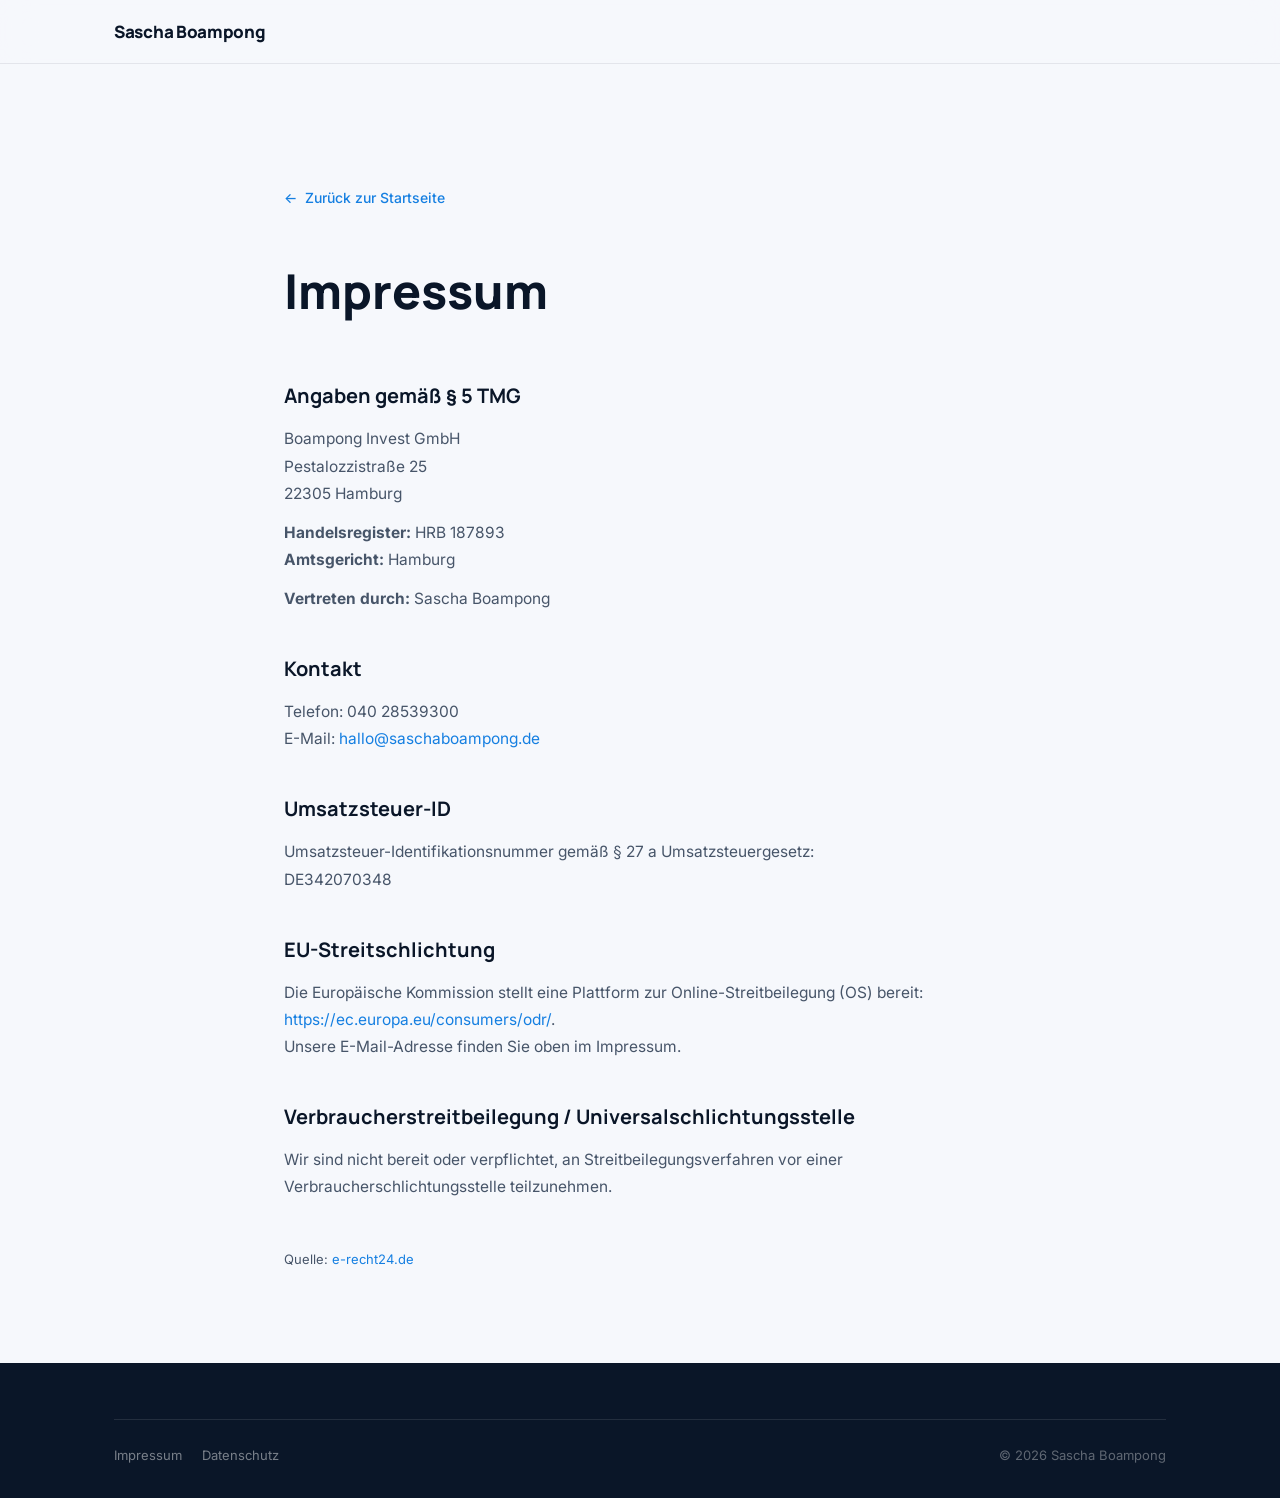
<file: impressum.html>
<!DOCTYPE html>
<html lang="de">
<head>
  <meta charset="UTF-8" />
  <meta name="viewport" content="width=device-width, initial-scale=1.0" />
  <title>Impressum – Sascha Boampong</title>
  <meta name="robots" content="noindex, nofollow" />
  <link rel="preconnect" href="https://fonts.googleapis.com" />
  <link rel="preconnect" href="https://fonts.gstatic.com" crossorigin />
  <link href="https://fonts.googleapis.com/css2?family=Inter:wght@300;400;500;600&family=Manrope:wght@700;800&display=swap" rel="stylesheet" />
  <link rel="stylesheet" href="style.css" />
  <style>
    .legal-page {
      max-width: 760px;
      margin: 0 auto;
      padding: 120px 24px 80px;
    }
    .legal-page h1 {
      font-family: var(--font-heading);
      font-size: clamp(32px, 5vw, 48px);
      font-weight: 800;
      color: var(--text-primary);
      margin-bottom: 48px;
    }
    .legal-page h2 {
      font-family: var(--font-heading);
      font-size: 20px;
      font-weight: 700;
      color: var(--text-primary);
      margin: 40px 0 12px;
    }
    .legal-page p,
    .legal-page address {
      font-size: 15.5px;
      line-height: 1.75;
      color: var(--text-secondary);
      font-style: normal;
      margin-bottom: 12px;
    }
    .legal-page a {
      color: var(--accent);
      text-decoration: none;
    }
    .legal-page a:hover {
      text-decoration: underline;
    }
    .back-link {
      display: inline-flex;
      align-items: center;
      gap: 8px;
      font-size: 14px;
      font-weight: 500;
      color: var(--text-secondary);
      text-decoration: none;
      margin-bottom: 40px;
      transition: color 0.2s;
    }
    .back-link:hover { color: var(--accent); }
    .back-link::before { content: '\2190'; }
  </style>
  <script src="https://app.rybbit.io/api/script.js" data-site-id="5ec6693548c4" defer></script>
</head>
<body>

  <header class="nav" id="top">
    <div class="nav__inner container">
      <a href="index.html" class="nav__logo">Sascha Boampong</a>
    </div>
  </header>

  <main>
    <div class="legal-page">
      <a href="index.html" class="back-link"> Zurück zur Startseite</a>

      <h1>Impressum</h1>

      <h2>Angaben gemäß § 5 TMG</h2>
      <address>
        Boampong Invest GmbH<br>
        Pestalozzistraße 25<br>
        22305 Hamburg
      </address>

      <p>
        <strong>Handelsregister:</strong> HRB 187893<br>
        <strong>Amtsgericht:</strong> Hamburg
      </p>

      <p><strong>Vertreten durch:</strong> Sascha Boampong</p>

      <h2>Kontakt</h2>
      <p>
        Telefon: 040 28539300<br>
        E-Mail: <a href="mailto:hallo@saschaboampong.de">hallo@saschaboampong.de</a>
      </p>

      <h2>Umsatzsteuer-ID</h2>
      <p>
        Umsatzsteuer-Identifikationsnummer gemäß § 27 a Umsatzsteuergesetz:<br>
        DE342070348
      </p>

      <h2>EU-Streitschlichtung</h2>
      <p>
        Die Europäische Kommission stellt eine Plattform zur Online-Streitbeilegung (OS) bereit:
        <a href="https://ec.europa.eu/consumers/odr/" target="_blank" rel="noopener noreferrer">https://ec.europa.eu/consumers/odr/</a>.<br>
        Unsere E-Mail-Adresse finden Sie oben im Impressum.
      </p>

      <h2>Verbraucherstreitbeilegung / Universalschlichtungsstelle</h2>
      <p>
        Wir sind nicht bereit oder verpflichtet, an Streitbeilegungsverfahren vor einer Verbraucherschlichtungsstelle teilzunehmen.
      </p>

      <p style="margin-top: 48px; font-size: 13px;">
        Quelle: <a href="https://www.e-recht24.de/impressum-generator.html" target="_blank" rel="noopener noreferrer">e-recht24.de</a>
      </p>
    </div>
  </main>

  <footer class="footer">
    <div class="container footer__inner">
      <div class="footer__bottom">
        <div class="footer__legal">
          <a href="impressum.html" class="footer__legal-link">Impressum</a>
          <a href="datenschutz.html" class="footer__legal-link">Datenschutz</a>
        </div>
        <p class="footer__copy">© 2026 Sascha Boampong</p>
      </div>
    </div>
  </footer>

</body>
</html>
</file>
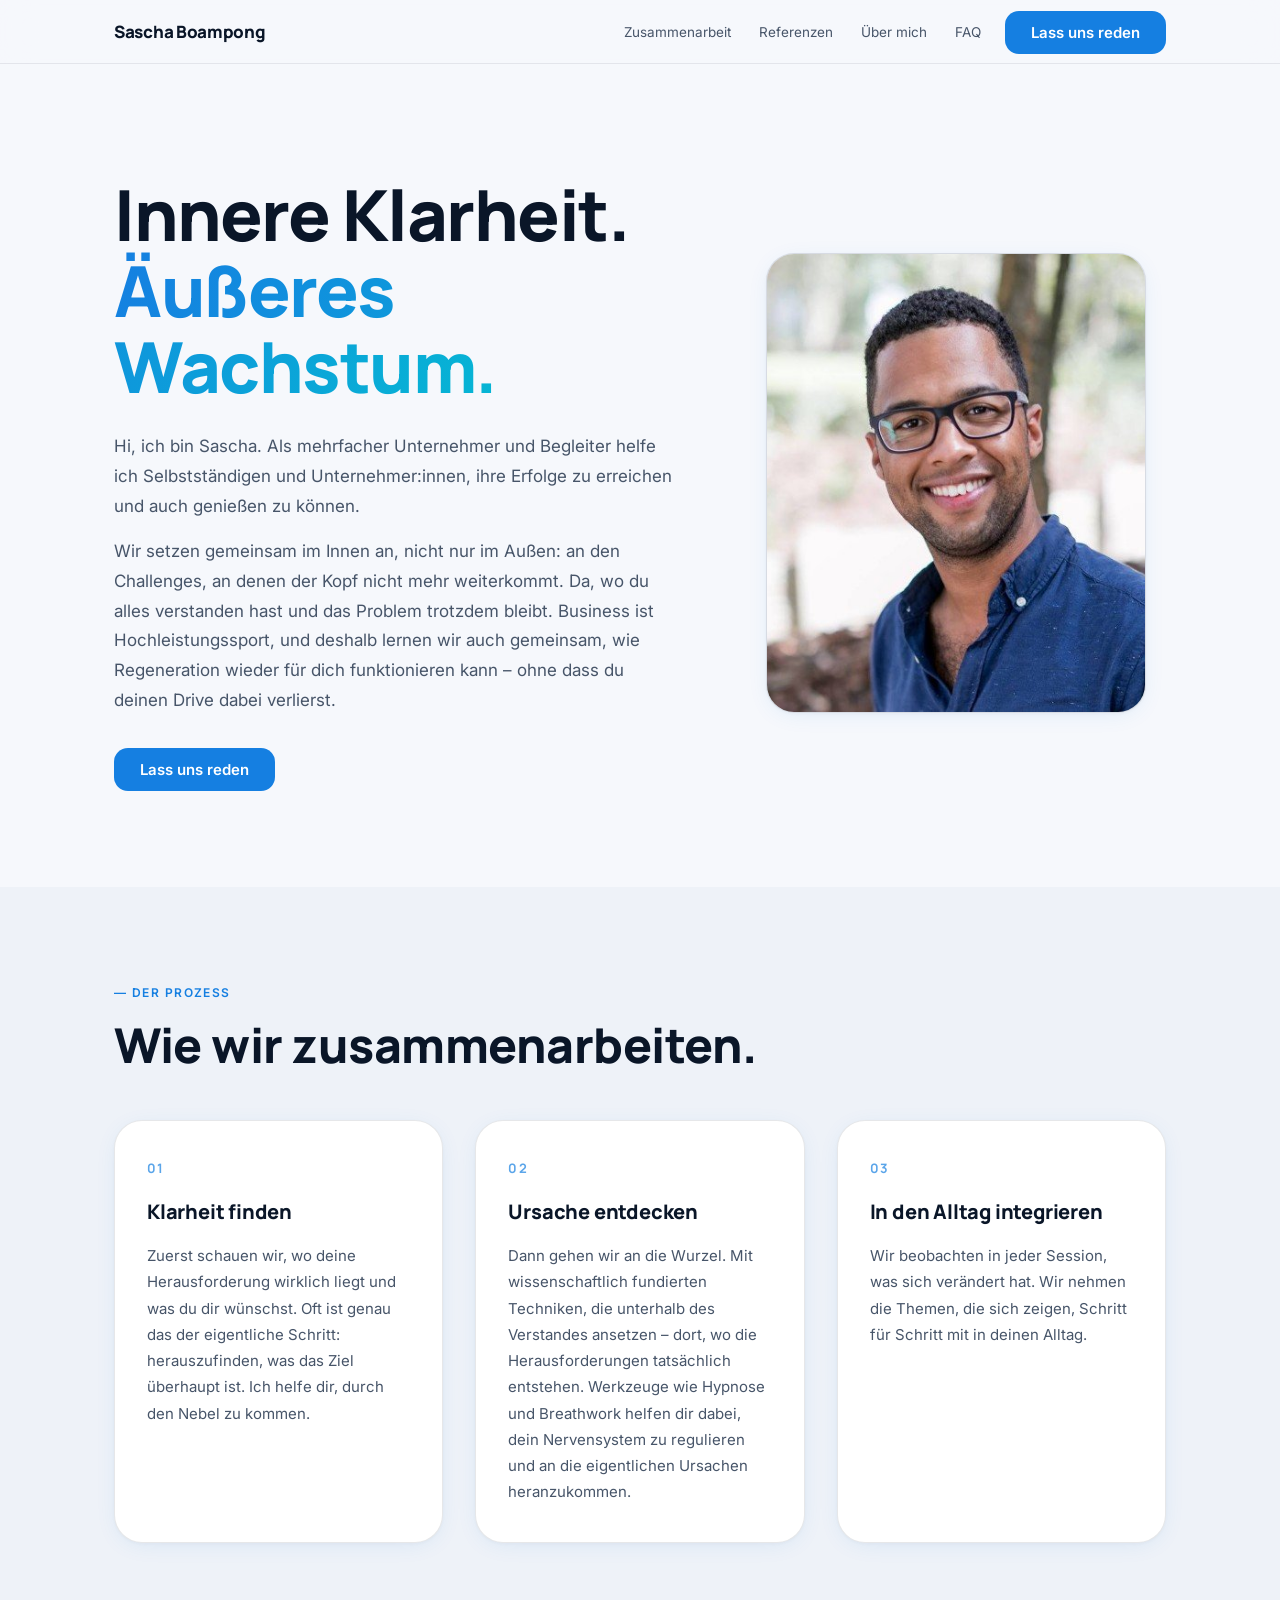
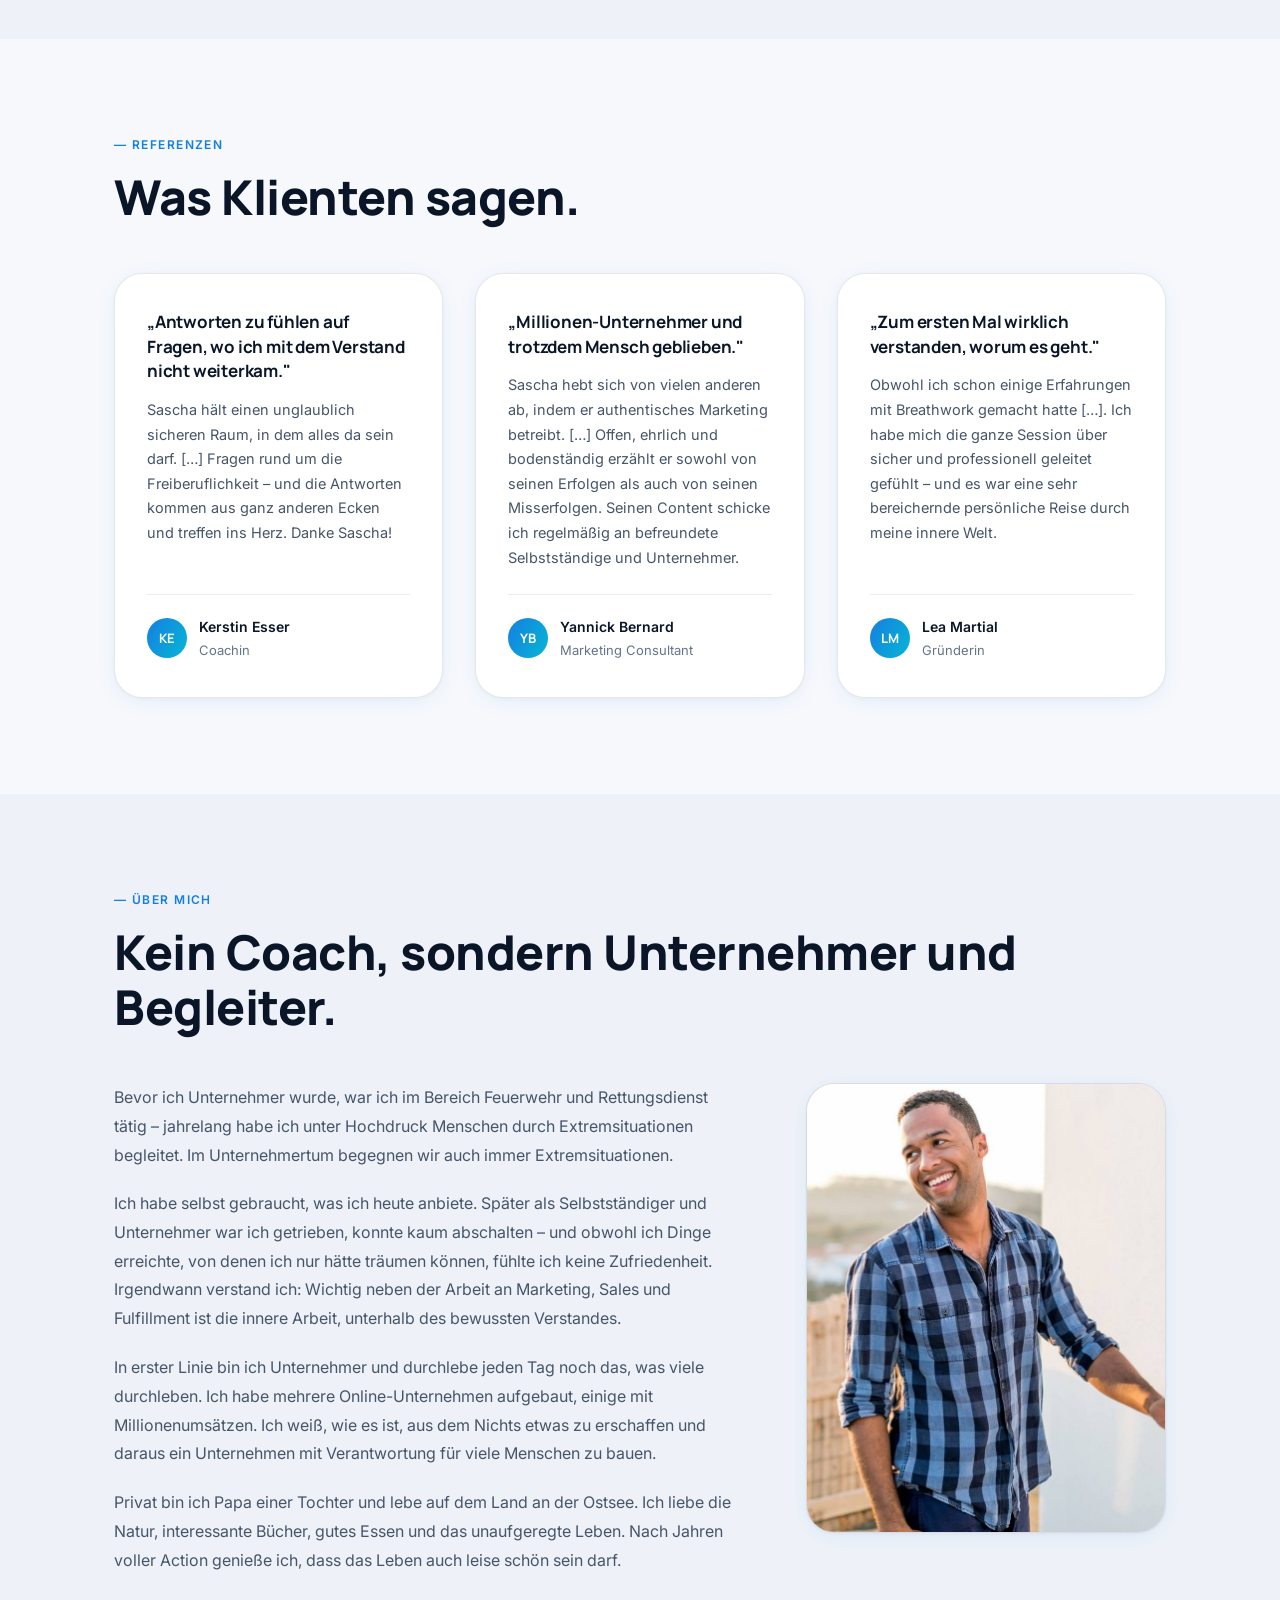
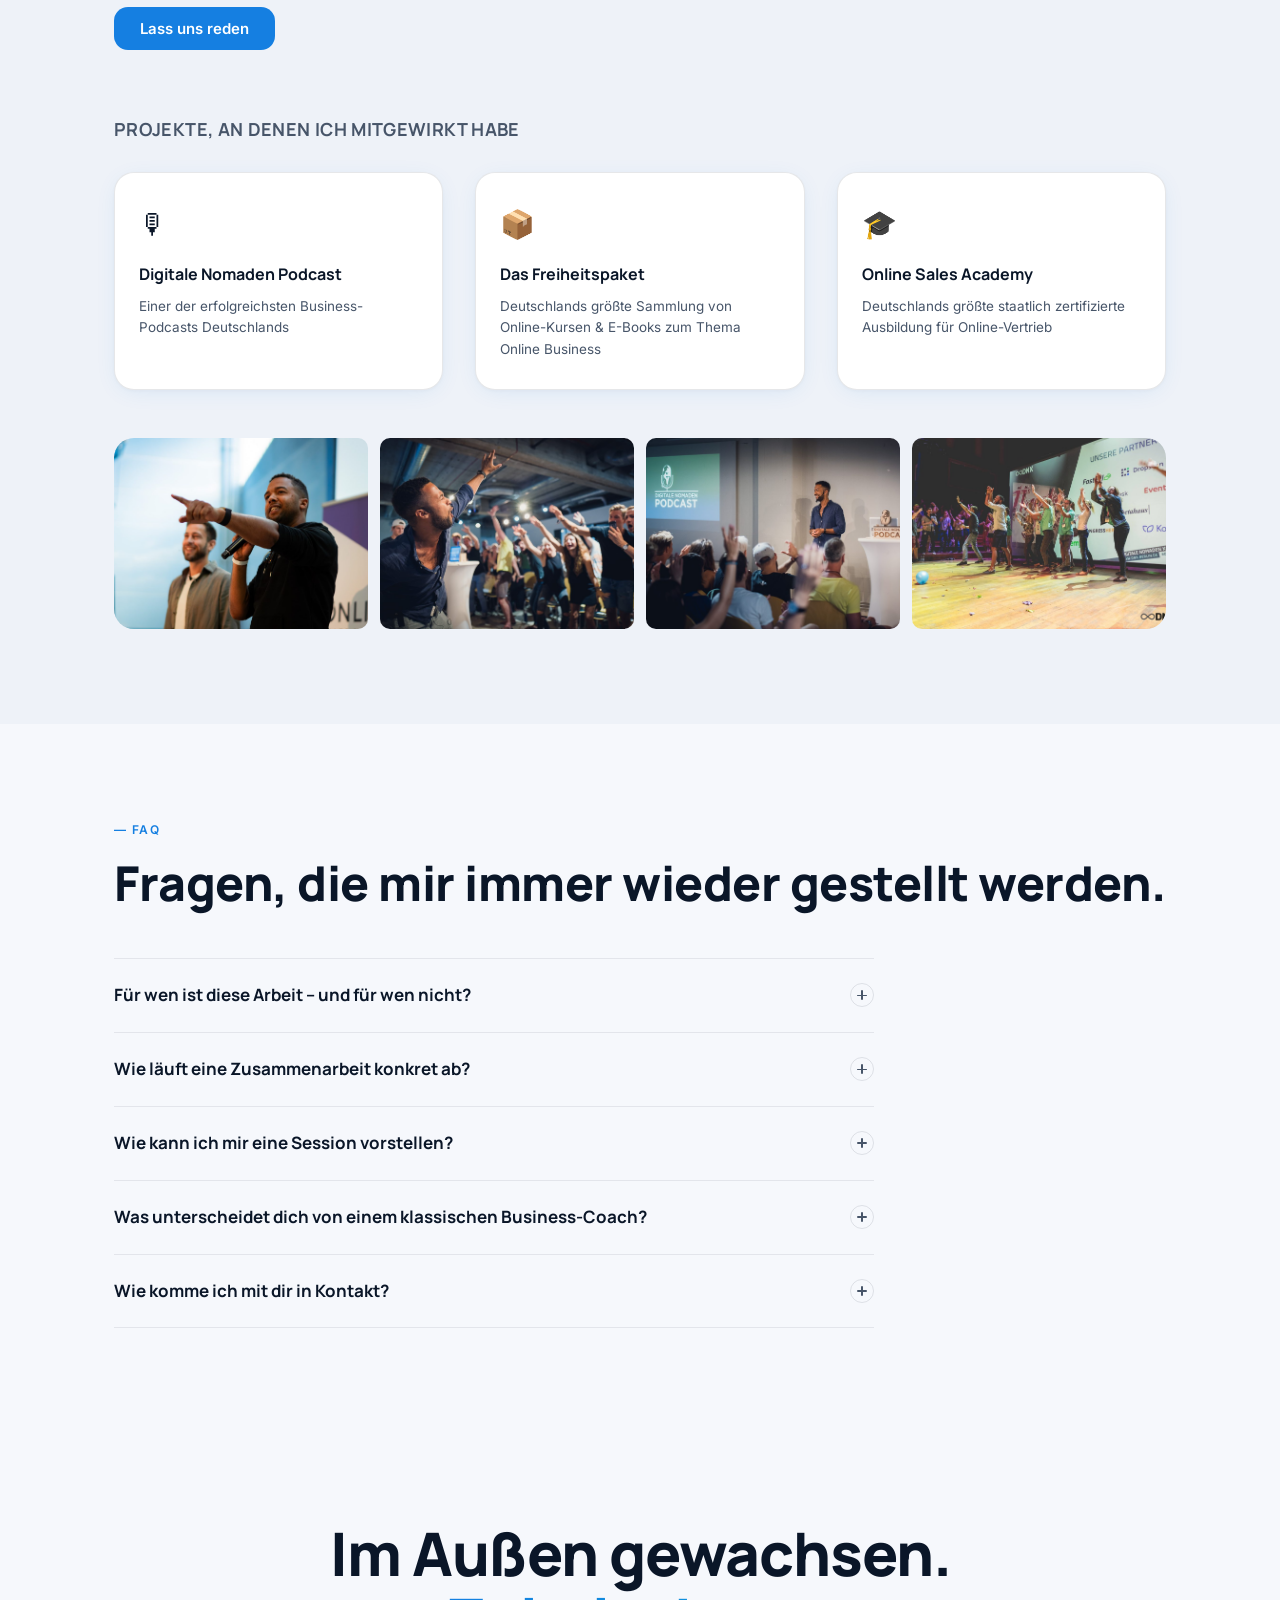
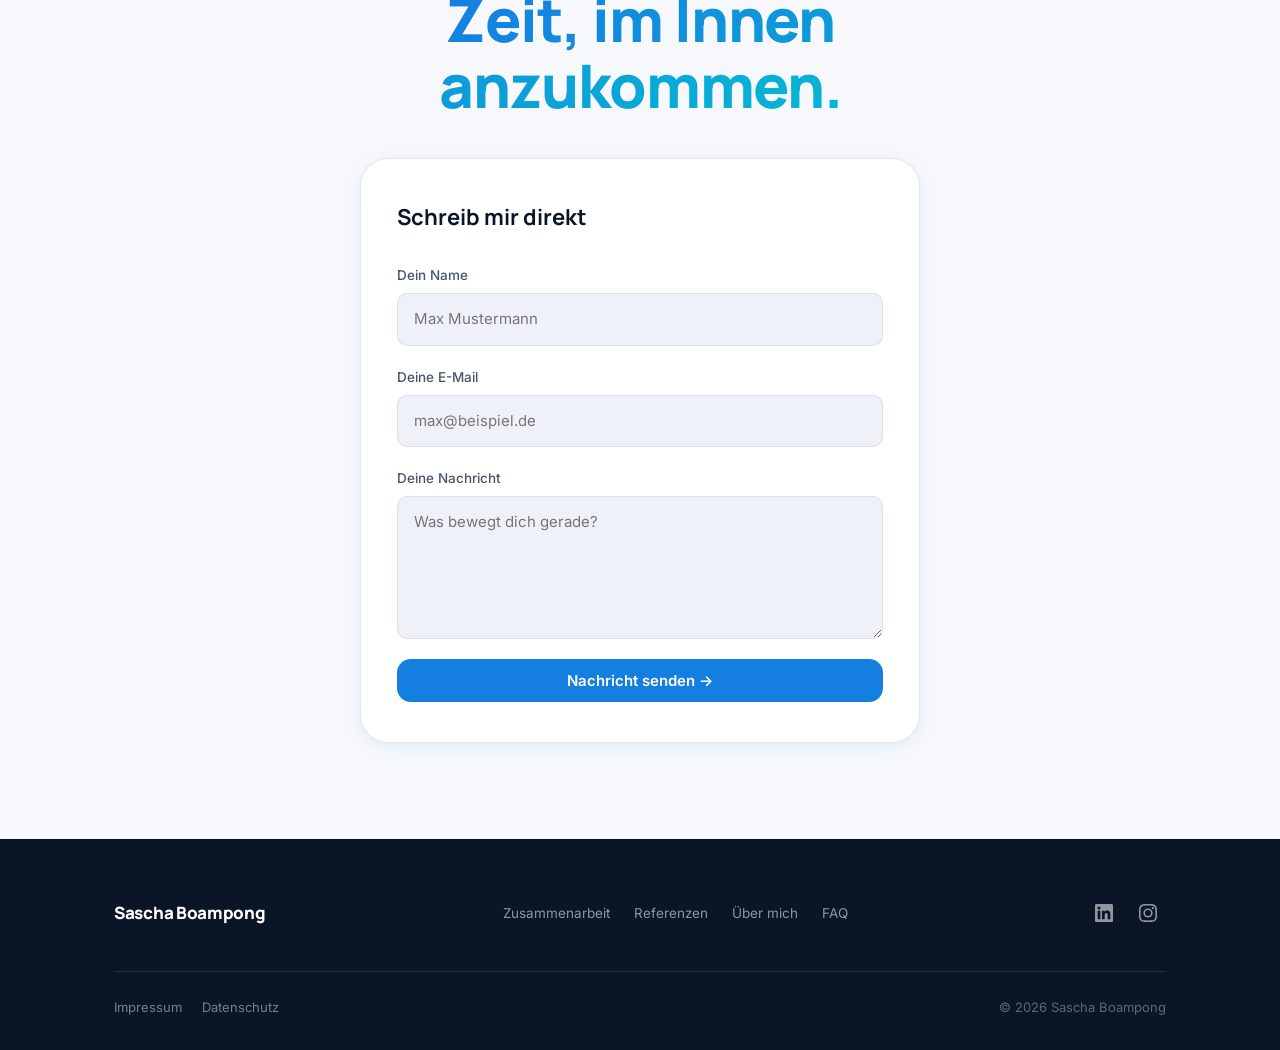
<file: index-alt.html>
<!DOCTYPE html>
<html lang="de" class="scroll-smooth">
<head>
  <meta charset="UTF-8" />
  <meta name="viewport" content="width=device-width, initial-scale=1.0" />
  <title>Sascha Boampong – Unternehmer und Begleiter</title>
  <meta name="description" content="Ich bin Sascha Boampong, Unternehmer. Als mehrfacher Gründer und Begleiter helfe ich Selbstständigen und Unternehmern, ihren Erfolg zu erreichen – und ihn dann auch zu genießen." />
  <link rel="preconnect" href="https://fonts.googleapis.com" />
  <link rel="preconnect" href="https://fonts.gstatic.com" crossorigin />
  <link href="https://fonts.googleapis.com/css2?family=Inter:wght@300;400;500;600&family=Manrope:wght@700;800&display=swap" rel="stylesheet" />
  <link rel="stylesheet" href="style.css" />
</head>
<body>

  <!-- ===== STICKY NAVIGATION ===== -->
  <header class="nav" id="top">
    <div class="nav__inner container">
      <a href="#top" class="nav__logo">Sascha Boampong</a>
      <nav class="nav__links" aria-label="Hauptnavigation">
        <a href="#mein-weg" class="nav__link">Zusammenarbeit</a>
        <a href="#referenzen" class="nav__link">Referenzen</a>
        <a href="#ueber-mich" class="nav__link">Über mich</a>
        <a href="#faq" class="nav__link">FAQ</a>
        <a href="#kontakt" class="nav__link nav__link--cta btn btn--primary">Lass uns reden</a>
      </nav>
      <button class="nav__burger" aria-label="Menü öffnen" aria-expanded="false">
        <span></span><span></span><span></span>
      </button>
    </div>
    <!-- Mobile menu -->
    <div class="nav__mobile" id="mobile-menu" aria-hidden="true">
      <a href="#mein-weg" class="nav__mobile-link">Zusammenarbeit</a>
      <a href="#referenzen" class="nav__mobile-link">Referenzen</a>
      <a href="#ueber-mich" class="nav__mobile-link">Über mich</a>
      <a href="#faq" class="nav__mobile-link">FAQ</a>
      <a href="#kontakt" class="nav__mobile-link nav__mobile-link--cta">Lass uns reden</a>
    </div>
  </header>

  <main>

    <!-- ===== 1 · HERO ===== -->
    <section class="hero section" id="hero">
      <div class="container hero__inner">
        <div class="hero__content">
          <h1 class="hero__headline reveal">
            Innere Klarheit.<br>
            <span class="text-gradient">Äußeres Wachstum.</span>
          </h1>
          <p class="hero__text reveal reveal-2">
            Hi, ich bin Sascha. Als mehrfacher Unternehmer und Begleiter helfe ich Selbstständigen und Unternehmer:innen, ihre Erfolge zu erreichen und auch genießen zu können.
          </p>
          <p class="hero__text reveal reveal-3">
            Wir setzen gemeinsam im Innen an, nicht nur im Außen: an den Challenges, an denen der Kopf nicht mehr weiterkommt. Da, wo du alles verstanden hast und das Problem trotzdem bleibt. Business ist Hochleistungssport, und deshalb lernen wir auch gemeinsam, wie Regeneration wieder für dich funktionieren kann – ohne dass du deinen Drive dabei verlierst.
          </p>
          <div class="hero__actions reveal reveal-4">
            <a href="#kontakt" class="btn btn--primary">Lass uns reden</a>
          </div>
        </div>
        <div class="hero__photo-wrap reveal hero__photo-anim">
          <div class="hero__photo">
            <img
              src="assets/sascha-portrait.jpg"
              alt="Sascha Boampong – Unternehmer und Begleiter"
              class="hero__img"
              width="420"
              height="520"
              loading="eager"
            />
          </div>
        </div>
      </div>
    </section>

    <!-- ===== 2 · ZUSAMMENARBEIT (3 Spalten) ===== -->
    <section class="section section--alt" id="mein-weg">
      <div class="container">
        <div class="section-label reveal">— DER PROZESS</div>
        <h2 class="section-title reveal reveal-2">Wie wir zusammenarbeiten.</h2>
        <div class="three-col reveal reveal-3">
          <div class="card">
            <div class="card__number">01</div>
            <h3 class="card__title">Klarheit finden</h3>
            <p class="card__text">Zuerst schauen wir, wo deine Herausforderung wirklich liegt und was du dir wünschst. Oft ist genau das der eigentliche Schritt: herauszufinden, was das Ziel überhaupt ist. Ich helfe dir, durch den Nebel zu kommen.</p>
          </div>
          <div class="card">
            <div class="card__number">02</div>
            <h3 class="card__title">Ursache entdecken</h3>
            <p class="card__text">Dann gehen wir an die Wurzel. Mit wissenschaftlich fundierten Techniken, die unterhalb des Verstandes ansetzen – dort, wo die Herausforderungen tatsächlich entstehen. Werkzeuge wie Hypnose und Breathwork helfen dir dabei, dein Nervensystem zu regulieren und an die eigentlichen Ursachen heranzukommen.</p>
          </div>
          <div class="card">
            <div class="card__number">03</div>
            <h3 class="card__title">In den Alltag integrieren</h3>
            <p class="card__text">Wir beobachten in jeder Session, was sich verändert hat. Wir nehmen die Themen, die sich zeigen, Schritt für Schritt mit in deinen Alltag.</p>
          </div>
        </div>
      </div>
    </section>

    <!-- ===== 3 · REFERENZEN ===== -->
    <section class="section" id="referenzen">
      <div class="container">
        <div class="section-label reveal">— REFERENZEN</div>
        <h2 class="section-title reveal reveal-2">Was Klienten sagen.</h2>
        <div class="testimonials reveal reveal-3">

          <div class="testimonial">
            <blockquote class="testimonial__quote">
              <p class="testimonial__highlight">„Antworten zu fühlen auf Fragen, wo ich mit dem Verstand nicht weiterkam."</p>
              <p class="testimonial__body">Sascha hält einen unglaublich sicheren Raum, in dem alles da sein darf. […] Fragen rund um die Freiberuflichkeit – und die Antworten kommen aus ganz anderen Ecken und treffen ins Herz. Danke Sascha!</p>
            </blockquote>
            <footer class="testimonial__footer">
              <div class="testimonial__avatar" aria-hidden="true">KE</div>
              <div>
                <div class="testimonial__name">Kerstin Esser</div>
                <div class="testimonial__role">Coachin</div>
              </div>
            </footer>
          </div>

          <div class="testimonial">
            <blockquote class="testimonial__quote">
              <p class="testimonial__highlight">„Millionen-Unternehmer und trotzdem Mensch geblieben."</p>
              <p class="testimonial__body">Sascha hebt sich von vielen anderen ab, indem er authentisches Marketing betreibt. […] Offen, ehrlich und bodenständig erzählt er sowohl von seinen Erfolgen als auch von seinen Misserfolgen. Seinen Content schicke ich regelmäßig an befreundete Selbstständige und Unternehmer.</p>
            </blockquote>
            <footer class="testimonial__footer">
              <div class="testimonial__avatar" aria-hidden="true">YB</div>
              <div>
                <div class="testimonial__name">Yannick Bernard</div>
                <div class="testimonial__role">Marketing Consultant</div>
              </div>
            </footer>
          </div>

          <div class="testimonial">
            <blockquote class="testimonial__quote">
              <p class="testimonial__highlight">„Zum ersten Mal wirklich verstanden, worum es geht."</p>
              <p class="testimonial__body">Obwohl ich schon einige Erfahrungen mit Breathwork gemacht hatte […]. Ich habe mich die ganze Session über sicher und professionell geleitet gefühlt – und es war eine sehr bereichernde persönliche Reise durch meine innere Welt.</p>
            </blockquote>
            <footer class="testimonial__footer">
              <div class="testimonial__avatar" aria-hidden="true">LM</div>
              <div>
                <div class="testimonial__name">Lea Martial</div>
                <div class="testimonial__role">Gründerin</div>
              </div>
            </footer>
          </div>

        </div>
      </div>
    </section>

    <!-- ===== 4 · ÜBER MICH (zusammengeführt) ===== -->
    <section class="section section--alt" id="ueber-mich">
      <div class="container">
        <div class="section-label reveal">— ÜBER MICH</div>
        <h2 class="section-title reveal reveal-2">Kein Coach, sondern Unternehmer und Begleiter.</h2>
        <div class="about__grid">
          <div class="about__text">
            <p class="body-text reveal reveal-3">Bevor ich Unternehmer wurde, war ich im Bereich Feuerwehr und Rettungsdienst tätig – jahrelang habe ich unter Hochdruck Menschen durch Extremsituationen begleitet. Im Unternehmertum begegnen wir auch immer Extremsituationen.</p>
            <p class="body-text reveal reveal-3">Ich habe selbst gebraucht, was ich heute anbiete. Später als Selbstständiger und Unternehmer war ich getrieben, konnte kaum abschalten – und obwohl ich Dinge erreichte, von denen ich nur hätte träumen können, fühlte ich keine Zufriedenheit. Irgendwann verstand ich: Wichtig neben der Arbeit an Marketing, Sales und Fulfillment ist die innere Arbeit, unterhalb des bewussten Verstandes.</p>
            <p class="body-text reveal reveal-3">In erster Linie bin ich Unternehmer und durchlebe jeden Tag noch das, was viele durchleben. Ich habe mehrere Online-Unternehmen aufgebaut, einige mit Millionenumsätzen. Ich weiß, wie es ist, aus dem Nichts etwas zu erschaffen und daraus ein Unternehmen mit Verantwortung für viele Menschen zu bauen.</p>
            <p class="body-text reveal reveal-3">Privat bin ich Papa einer Tochter und lebe auf dem Land an der Ostsee. Ich liebe die Natur, interessante Bücher, gutes Essen und das unaufgeregte Leben. Nach Jahren voller Action genieße ich, dass das Leben auch leise schön sein darf.</p>
            <div class="reveal reveal-4">
              <a href="#kontakt" class="btn btn--primary">Lass uns reden</a>
            </div>
          </div>
          <div class="about__photo-wrap reveal">
            <div class="about__photo">
              <img
                src="assets/sascha-profil.jpg"
                alt="Sascha Boampong"
                class="about__img"
                width="380"
                height="460"
                loading="lazy"
              />
            </div>
          </div>
        </div>

        <!-- Unternehmen -->
        <h3 class="milestones-title reveal reveal-3">Projekte, an denen ich mitgewirkt habe</h3>
        <div class="milestones reveal reveal-4">
          <div class="milestone">
            <div class="milestone__icon">🎙</div>
            <div class="milestone__label">Digitale Nomaden Podcast</div>
            <div class="milestone__desc">Einer der erfolgreichsten Business-Podcasts Deutschlands</div>
          </div>
          <div class="milestone">
            <div class="milestone__icon">📦</div>
            <div class="milestone__label">Das Freiheitspaket</div>
            <div class="milestone__desc">Deutschlands größte Sammlung von Online-Kursen &amp; E-Books zum Thema Online Business</div>
          </div>
          <div class="milestone">
            <div class="milestone__icon">🎓</div>
            <div class="milestone__label">Online Sales Academy</div>
            <div class="milestone__desc">Deutschlands größte staatlich zertifizierte Ausbildung für Online-Vertrieb</div>
          </div>
        </div>

        <!-- Bildergalerie -->
        <div class="gallery reveal reveal-5">
          <div class="gallery__item">
            <img src="assets/sascha-mic.jpg" alt="Sascha Boampong auf der Bühne mit Mikrofon" loading="lazy" class="gallery__img" />
          </div>
          <div class="gallery__item gallery__item--tall">
            <img src="assets/sascha-buehne-energie.jpg" alt="Sascha Boampong mit begeistertem Publikum" loading="lazy" class="gallery__img" />
          </div>
          <div class="gallery__item">
            <img src="assets/sascha-buehne-podcast.jpg" alt="Sascha Boampong beim Digitale Nomaden Podcast Event" loading="lazy" class="gallery__img" />
          </div>
          <div class="gallery__item">
            <img src="assets/sascha-dnx.jpg" alt="Sascha Boampong bei der DNX Konferenz" loading="lazy" class="gallery__img" />
          </div>
        </div>

      </div>
    </section>

    <!-- ===== 5 · FAQ ===== -->
    <section class="section" id="faq">
      <div class="container">
        <div class="section-label reveal">— FAQ</div>
        <h2 class="section-title reveal reveal-2">Fragen, die mir immer wieder gestellt werden.</h2>
        <div class="faq reveal reveal-3">

          <details class="faq__item">
            <summary class="faq__question">
              Für wen ist diese Arbeit – und für wen nicht?
              <span class="faq__icon" aria-hidden="true"></span>
            </summary>
            <div class="faq__answer">
              <p>Für Selbstständige und Unternehmer:innen, die weiter wachsen wollen – aber nicht länger auf Kosten von Gesundheit und Leben. Menschen, die getrieben sind, kaum noch abschalten können und sich fragen: „Ich habe so viel erreicht – warum kann ich es nicht genießen?" Oder die ein Problem im Außen schon verstanden haben und mit dem Verstand trotzdem nicht weiterkommen.</p>
              <p>Worum es nicht geht: einfach den Fuß vom Gas zu nehmen. Es geht nicht ums Weniger, sondern darum, erfolgreich zu wachsen und dabei wieder bei sich anzukommen und sich zu erinnern, warum man mal gestartet ist.</p>
            </div>
          </details>

          <details class="faq__item">
            <summary class="faq__question">
              Wie läuft eine Zusammenarbeit konkret ab?
              <span class="faq__icon" aria-hidden="true"></span>
            </summary>
            <div class="faq__answer">
              <p>Du meldest dich über das Kontaktformular, und wir vereinbaren ein Kennenlernen – per Telefon oder Zoom, ganz wie es dir passt. Wir schauen gemeinsam auf dein Ziel und deine Herausforderungen und finden heraus, ob und wie wir zusammenarbeiten wollen. Danach geht es los. Die eigentliche Arbeit findet online statt.</p>
            </div>
          </details>

          <details class="faq__item">
            <summary class="faq__question">
              Wie kann ich mir eine Session vorstellen?
              <span class="faq__icon" aria-hidden="true"></span>
            </summary>
            <div class="faq__answer">
              <p>Eine Standard-Session gibt es nicht. Wir schauen zuerst, mit welchem Thema du gerade hereinkommst, und dann wähle ich die Technik, die dazu passt – nicht umgekehrt. Du musst nicht zu meinen Methoden passen, die Methode passt sich dir an. Oft arbeiten wir dabei unterhalb des Verstandes: nicht nur reden, sondern dort ansetzen, wo das Problem wirklich sitzt, die Ursache lösen und das Ergebnis in deinen Alltag integrieren. Im Mittelpunkt steht immer dein Ziel – kein Schema F, in das ich dich presse.</p>
            </div>
          </details>

          <details class="faq__item">
            <summary class="faq__question">
              Was unterscheidet dich von einem klassischen Business-Coach?
              <span class="faq__icon" aria-hidden="true"></span>
            </summary>
            <div class="faq__answer">
              <p>Ehrlich gesagt tue ich mich mit dem Wort „Coach" schwer – zu viele Instagram-Marketer haben es in Verruf gebracht. Ich bin in erster Linie selbst Unternehmer und begleite Selbstständige und Unternehmer:innen auf dem Weg in ihr Innenleben. Das ist wohl der Hauptunterschied. Ich lehne Geld, Erfolg und Wachstum nicht ab – ganz im Gegenteil, ich habe selbst weiterhin unternehmerischen Drive. Ich verbinde die unternehmerische Arbeit mit Inner Work. Es geht nicht darum, deinen Funnel zu ändern, sondern an die Wurzel deiner Herausforderung zu gehen und dort nachhaltige Veränderung zu schaffen.</p>
            </div>
          </details>

          <details class="faq__item">
            <summary class="faq__question">
              Wie komme ich mit dir in Kontakt?
              <span class="faq__icon" aria-hidden="true"></span>
            </summary>
            <div class="faq__answer">
              <p>Am einfachsten über das Kontaktformular. Dann melde ich mich persönlich, und wir lernen uns ganz unverbindlich kennen. Du sprichst nicht mit einem Team oder einem Setter, sondern direkt mit mir über das, was dich gerade wirklich bewegt.</p>
            </div>
          </details>

        </div>
      </div>
    </section>

    <!-- ===== 6 · ABSCHLUSS-CTA + KONTAKTFORMULAR ===== -->
    <section class="section section--alt cta-section" id="kontakt">
      <div class="container cta-section__inner">
        <h2 class="cta-section__headline reveal">
          Im Außen gewachsen.<br>
          <span class="text-gradient">Zeit, im Innen anzukommen.</span>
        </h2>
        <!-- Kontaktformular -->
        <div class="contact-form reveal reveal-2" id="kontaktformular">
          <h3 class="contact-form__title">Schreib mir direkt</h3>
          <form class="form" id="kontakt-form" name="kontakt" method="POST" action="/kontakt">
            <div class="form__group">
              <label class="form__label" for="name">Dein Name</label>
              <input class="form__input" type="text" id="name" name="name" placeholder="Max Mustermann" required />
            </div>
            <div class="form__group">
              <label class="form__label" for="email">Deine E-Mail</label>
              <input class="form__input" type="email" id="email" name="email" placeholder="max@beispiel.de" required />
            </div>
            <div class="form__group">
              <label class="form__label" for="nachricht">Deine Nachricht</label>
              <textarea class="form__textarea" id="nachricht" name="nachricht" rows="5" placeholder="Was bewegt dich gerade?" required></textarea>
            </div>
            <button type="submit" class="btn btn--primary btn--full" id="submit-btn">Nachricht senden →</button>
            <div id="form-success" style="display:none; margin-top:16px; padding:14px 18px; background:rgba(21,127,225,0.08); border:1px solid rgba(21,127,225,0.25); border-radius:10px; color:#157fe1; font-size:15px; font-weight:500;">✓ Deine Nachricht wurde gesendet. Ich melde mich persönlich bei dir!</div>
            <div id="form-error" style="display:none; margin-top:16px; padding:14px 18px; background:rgba(239,68,68,0.08); border:1px solid rgba(239,68,68,0.25); border-radius:10px; color:#dc2626; font-size:15px;"></div>
          </form>
        </div>
      </div>
    </section>

  </main>

  <!-- ===== FOOTER ===== -->
  <footer class="footer">
    <div class="container footer__inner">
      <div class="footer__top">
        <a href="#top" class="footer__logo">Sascha Boampong</a>
        <nav class="footer__nav" aria-label="Footer-Navigation">
          <a href="#mein-weg" class="footer__link">Zusammenarbeit</a>
          <a href="#referenzen" class="footer__link">Referenzen</a>
          <a href="#ueber-mich" class="footer__link">Über mich</a>
          <a href="#faq" class="footer__link">FAQ</a>
        </nav>
        <div class="footer__social">
          <a href="https://www.linkedin.com/in/sascha-boampong/" class="footer__social-link" aria-label="LinkedIn" title="LinkedIn" target="_blank" rel="noopener">
            <svg width="18" height="18" viewBox="0 0 24 24" fill="currentColor" aria-hidden="true"><path d="M20.447 20.452h-3.554v-5.569c0-1.328-.027-3.037-1.852-3.037-1.853 0-2.136 1.445-2.136 2.939v5.667H9.351V9h3.414v1.561h.046c.477-.9 1.637-1.85 3.37-1.85 3.601 0 4.267 2.37 4.267 5.455v6.286zM5.337 7.433a2.062 2.062 0 0 1-2.063-2.065 2.064 2.064 0 1 1 2.063 2.065zm1.782 13.019H3.555V9h3.564v11.452zM22.225 0H1.771C.792 0 0 .774 0 1.729v20.542C0 23.227.792 24 1.771 24h20.451C23.2 24 24 23.227 24 22.271V1.729C24 .774 23.2 0 22.222 0h.003z"/></svg>
          </a>
          <a href="https://www.instagram.com/saschaboampong/" class="footer__social-link" aria-label="Instagram" title="Instagram" target="_blank" rel="noopener">
            <svg width="18" height="18" viewBox="0 0 24 24" fill="currentColor" aria-hidden="true"><path d="M12 2.163c3.204 0 3.584.012 4.85.07 3.252.148 4.771 1.691 4.919 4.919.058 1.265.069 1.645.069 4.849 0 3.205-.012 3.584-.069 4.849-.149 3.225-1.664 4.771-4.919 4.919-1.266.058-1.644.07-4.85.07-3.204 0-3.584-.012-4.849-.07-3.26-.149-4.771-1.699-4.919-4.92-.058-1.265-.07-1.644-.07-4.849 0-3.204.013-3.583.07-4.849.149-3.227 1.664-4.771 4.919-4.919 1.266-.057 1.645-.069 4.849-.069zm0-2.163c-3.259 0-3.667.014-4.947.072-4.358.2-6.78 2.618-6.98 6.98-.059 1.281-.073 1.689-.073 4.948 0 3.259.014 3.668.072 4.948.2 4.358 2.618 6.78 6.98 6.98 1.281.058 1.689.072 4.948.072 3.259 0 3.668-.014 4.948-.072 4.354-.2 6.782-2.618 6.979-6.98.059-1.28.073-1.689.073-4.948 0-3.259-.014-3.667-.072-4.947-.196-4.354-2.617-6.78-6.979-6.98-1.281-.059-1.69-.073-4.949-.073zm0 5.838a6.162 6.162 0 1 0 0 12.324 6.162 6.162 0 0 0 0-12.324zM12 16a4 4 0 1 1 0-8 4 4 0 0 1 0 8zm6.406-11.845a1.44 1.44 0 1 0 0 2.881 1.44 1.44 0 0 0 0-2.881z"/></svg>
          </a>
        </div>
      </div>
      <div class="footer__bottom">
        <div class="footer__legal">
          <a href="impressum.html" class="footer__legal-link">Impressum</a>
          <a href="datenschutz.html" class="footer__legal-link">Datenschutz</a>
        </div>
        <p class="footer__copy">© 2026 Sascha Boampong</p>
      </div>
    </div>
  </footer>

  <script src="script.js"></script>
</body>
</html>
</file>
<file: maritim.css>
/* ============================================================
   SASCHA BOAMPONG — Richtung 02 "GEERDET · MARITIM"
   Gleiches Layout wie Geerdet, maritime Blautöne (Ostsee).
   ============================================================ */

*, *::before, *::after { box-sizing: border-box; margin: 0; padding: 0; }

:root {
  --paper:      #edf1f5;
  --paper-2:    #e2e8ef;
  --surface:    #f9fbfd;
  --ink:        #14222f;
  --body:       #44515e;
  --sage:       #7b8a98;
  --line:       rgba(20, 34, 47, 0.12);
  --line-soft:  rgba(20, 34, 47, 0.06);
  --forest:     #1f6fae;
  --forest-deep:#13507e;
  --forest-tint:#e3edf6;

  --font: 'Schibsted Grotesk', system-ui, -apple-system, sans-serif;

  --maxw: 1200px;
  --pad: clamp(22px, 5vw, 60px);
  --radius: 18px;
  --shadow: 0 1px 2px rgba(18,40,60,.06), 0 22px 48px -28px rgba(16,55,92,.34);
  --shadow-sm: 0 1px 2px rgba(18,40,60,.06), 0 12px 28px -20px rgba(16,55,92,.30);
}

html { scroll-behavior: smooth; -webkit-text-size-adjust: 100%; }
body {
  font-family: var(--font); color: var(--ink);
  background: var(--paper);
  background-image:
    radial-gradient(60% 38% at 82% 6%, rgba(31,111,174,.10), transparent 72%),
    radial-gradient(46% 30% at 6% 30%, rgba(31,111,174,.06), transparent 70%);
  background-attachment: fixed;
  line-height: 1.62; font-weight: 400; -webkit-font-smoothing: antialiased;
  -moz-osx-font-smoothing: grayscale; overflow-x: hidden;
}
body.menu-open { overflow: hidden; }
img { max-width: 100%; height: auto; display: block; }
a { color: inherit; text-decoration: none; }
.wrap { max-width: var(--maxw); margin: 0 auto; padding-inline: var(--pad); }

/* ---- Reveal ---- */
.js .reveal { opacity: 0; transform: translateY(26px); transition: opacity .9s cubic-bezier(.16,1,.3,1), transform .9s cubic-bezier(.16,1,.3,1); }
.js .reveal.in { opacity: 1; transform: none; }
.js .d1 { transition-delay: .08s; } .js .d2 { transition-delay: .16s; }
.js .d3 { transition-delay: .24s; } .js .d4 { transition-delay: .32s; }
@media (prefers-reduced-motion: reduce) {
  .js .reveal { opacity: 1 !important; transform: none !important; transition: none !important; }
  html { scroll-behavior: auto; }
}

/* ---- Eyebrow ---- */
.eyebrow { font-size: 12px; font-weight: 700; letter-spacing: .18em; text-transform: uppercase; color: var(--forest); }

/* ---- Buttons ---- */
.btn { display: inline-flex; align-items: center; gap: 10px; font-family: inherit; font-size: 15px; font-weight: 600;
  padding: 15px 28px; border-radius: 100px; cursor: pointer; border: 1px solid transparent;
  transition: background .3s, color .3s, transform .3s, box-shadow .3s, border-color .3s; }
.btn--solid { background: var(--forest); color: #eef5fb; box-shadow: 0 12px 26px -12px rgba(20,70,115,.55); }
.btn--solid:hover { background: var(--forest-deep); transform: translateY(-2px); box-shadow: 0 18px 34px -12px rgba(20,70,115,.65); }
.btn--ghost { background: var(--surface); color: var(--ink); border-color: var(--line); }
.btn--ghost:hover { border-color: var(--ink); transform: translateY(-2px); }
.btn .arrow { transition: transform .3s; }
.btn:hover .arrow { transform: translateX(4px); }

/* ============================================================ NAV */
.nav { position: fixed; inset: 0 0 auto 0; z-index: 80; transition: background .4s, border-color .4s, box-shadow .4s; border-bottom: 1px solid transparent; }
.nav.is-scrolled { background: rgba(239,238,230,.82); backdrop-filter: saturate(140%) blur(14px); border-bottom-color: var(--line-soft); }
.nav__bar { max-width: var(--maxw); margin: 0 auto; padding: 18px var(--pad); display: flex; align-items: center; justify-content: space-between; transition: padding .4s; }
.nav.is-scrolled .nav__bar { padding-block: 12px; }
.nav__brand { font-weight: 700; font-size: 17px; letter-spacing: -.01em; white-space: nowrap; }
.nav__brand span { color: var(--sage); font-weight: 500; }
.nav__links { display: flex; align-items: center; gap: 30px; }
.nav__link { font-size: 14.5px; color: var(--body); font-weight: 500; white-space: nowrap; transition: color .25s; }
.nav__link:hover { color: var(--ink); }
.nav__cta { padding: 11px 22px; background: var(--forest); color: #eef5fb; border-radius: 100px; white-space: nowrap; font-weight: 600; transition: background .3s, transform .3s; }
.nav__cta:hover { background: var(--forest-deep); transform: translateY(-1px); }
.nav__burger { display: none; }
.nav__mobile { position: fixed; inset: 0; z-index: 70; background: var(--paper); display: flex; flex-direction: column; justify-content: center; gap: 6px; padding: var(--pad); transform: translateY(-100%); transition: transform .5s cubic-bezier(.16,1,.3,1); }
.nav__mobile.is-open { transform: translateY(0); }
.nav__mobile a { font-size: 30px; font-weight: 600; padding: 10px 0; border-bottom: 1px solid var(--line-soft); }

/* ============================================================ HERO */
.hero { padding-top: clamp(120px, 16vh, 184px); padding-bottom: clamp(40px, 6vh, 70px); position: relative; isolation: isolate; }
.hero::before { content: ""; position: absolute; inset: 0; z-index: -1; pointer-events: none;
  background: radial-gradient(54% 46% at 76% 16%, rgba(31,111,174,.16), transparent 70%), radial-gradient(40% 34% at 14% 92%, rgba(31,111,174,.08), transparent 72%); }
.hero__grid { display: grid; grid-template-columns: 1.05fr .95fr; gap: clamp(36px, 5vw, 76px); align-items: center; }
.hero__kicker { display: inline-flex; align-items: center; gap: 10px; font-size: 13px; font-weight: 600; letter-spacing: .04em; color: var(--forest); background: var(--forest-tint); padding: 8px 16px; border-radius: 100px; }
.hero__kicker::before { content: ""; width: 7px; height: 7px; border-radius: 50%; background: var(--forest); }
.hero__title { margin-top: 26px; font-size: clamp(44px, 6.4vw, 84px); font-weight: 600; line-height: 1.02; letter-spacing: -.035em; text-wrap: balance; }
.hero__title em { font-style: normal; color: var(--forest); }
.hero__lead { margin-top: 28px; font-size: clamp(16.5px, 1.4vw, 19px); color: var(--body); max-width: 42ch; }
.hero__actions { margin-top: 36px; display: flex; gap: 14px; flex-wrap: wrap; }
.hero__figure { position: relative; }
.hero__figure::before { content: ""; position: absolute; inset: 14px -16px -20px 22px; z-index: -1; border-radius: calc(var(--radius) + 6px);
  background: linear-gradient(150deg, rgba(31,111,174,.20), rgba(31,111,174,.04)); transform: rotate(3.5deg); }
.hero__photo { border-radius: var(--radius); overflow: hidden; box-shadow: var(--shadow); background: var(--surface); transform: rotate(-1.6deg); transition: transform .6s cubic-bezier(.16,1,.3,1); }
.hero__figure:hover .hero__photo { transform: rotate(0); }
.hero__photo img { aspect-ratio: 4/4.7; object-fit: cover; object-position: 50% 22%; filter: contrast(1.02) saturate(1.02); }
.hero__badge { position: absolute; left: -22px; bottom: 34px; background: var(--surface); border: 1px solid var(--line); border-radius: 14px; padding: 16px 20px; box-shadow: var(--shadow-sm); max-width: 215px; }
.hero__badge b { display: block; font-size: 15px; font-weight: 700; }
.hero__badge span { font-size: 13px; color: var(--sage); }

.hero__meta { margin-top: clamp(48px, 6vw, 76px); display: grid; grid-template-columns: repeat(3, 1fr); gap: 24px; border-top: 1px solid var(--line); padding-top: 30px; }
.hero__meta-item b { display: block; font-size: clamp(22px, 2.4vw, 30px); font-weight: 600; letter-spacing: -.02em; }
.hero__meta-item span { font-size: 14px; color: var(--sage); }

/* ============================================================ SECTION + HEADER */
.section { padding-block: clamp(80px, 11vh, 132px); }
.section--alt { background: linear-gradient(180deg, var(--paper-2), color-mix(in srgb, var(--paper-2) 55%, var(--paper))); }
.shead { display: grid; grid-template-columns: 230px 1fr; gap: clamp(24px, 4vw, 60px); align-items: start; margin-bottom: clamp(44px, 5vw, 64px); }
.shead__meta { display: flex; flex-direction: column; gap: 12px; }
.shead__num { font-size: 14px; font-weight: 700; letter-spacing: .14em; color: var(--sage); }
.shead__title { font-size: clamp(28px, 3.8vw, 46px); font-weight: 600; line-height: 1.08; letter-spacing: -.03em; text-wrap: balance; }

/* ============================================================ PROCESS CARDS */
.cards { display: grid; grid-template-columns: repeat(3, 1fr); gap: 22px; }
.card { background: var(--surface); border: 1px solid var(--line); border-radius: var(--radius); padding: 34px 30px; box-shadow: var(--shadow-sm); transition: transform .4s cubic-bezier(.16,1,.3,1), box-shadow .4s; }
.card:hover { transform: translateY(-5px); box-shadow: var(--shadow); }
.card__num { width: 46px; height: 46px; border-radius: 12px; background: var(--forest-tint); color: var(--forest); display: grid; place-items: center; font-size: 15px; font-weight: 700; letter-spacing: .02em; }
.card__title { margin-top: 22px; font-size: 22px; font-weight: 600; letter-spacing: -.01em; }
.card__text { margin-top: 12px; font-size: 15px; color: var(--body); line-height: 1.7; }

/* ============================================================ TESTIMONIALS (distinct dark maritime band) */
.section--testi { position: relative; isolation: isolate; overflow: hidden; color: #eaf2f9;
  background: linear-gradient(158deg, #16273a 0%, #15466f 58%, #1f6fae 122%); }
.section--testi::before { content: ""; position: absolute; inset: 0; z-index: -1; pointer-events: none;
  background: radial-gradient(48% 40% at 88% 8%, rgba(120,180,235,.22), transparent 70%), radial-gradient(40% 38% at 4% 98%, rgba(120,180,235,.12), transparent 72%); }
.section--testi .shead__num { color: #9cc0e0; }
.section--testi .eyebrow { color: #bcd6ef; }
.section--testi .shead__title { color: #f1f7fc; }

.testi { display: flex; flex-direction: column; gap: clamp(26px, 3.5vw, 46px); }
.testi__feature { display: grid; grid-template-columns: .82fr 1fr; gap: clamp(28px, 4vw, 62px); align-items: center; }
.testi__media { position: relative; border-radius: 20px; overflow: hidden; box-shadow: 0 34px 64px -26px rgba(0,0,0,.55); transform: rotate(-1.5deg); transition: transform .6s cubic-bezier(.16,1,.3,1); }
.testi__feature:hover .testi__media { transform: rotate(0); }
.testi__media img { width: 100%; aspect-ratio: 5/4.3; object-fit: cover; object-position: center 28%; display: block; }
.testi__mark { font-family: Georgia, serif; font-size: 72px; line-height: .7; height: 38px; color: #7fb4e6; }
.testi__big { margin-top: 16px; font-size: clamp(23px, 2.9vw, 37px); font-weight: 600; line-height: 1.2; letter-spacing: -.02em; color: #f4f9fd; text-wrap: balance; }
.testi__text { margin-top: 20px; font-size: 16px; line-height: 1.72; color: #b9cfe4; max-width: 52ch; }
.testi__who { margin-top: 24px; display: flex; align-items: center; gap: 14px; }
.testi__name { font-weight: 600; font-size: 16px; color: #f1f7fc; }
.testi__role { font-size: 13.5px; color: #8fb3d4; }

.testi__row { display: grid; grid-template-columns: 1fr 1fr; gap: clamp(20px, 2.5vw, 28px); }
.testi__card { background: rgba(255,255,255,.055); border: 1px solid rgba(255,255,255,.14); border-radius: 18px; padding: clamp(26px, 3vw, 34px); backdrop-filter: blur(6px); transition: transform .4s, background .4s, border-color .4s; }
.testi__card:hover { transform: translateY(-4px); background: rgba(255,255,255,.09); border-color: rgba(127,180,230,.42); }
.testi__head { display: flex; align-items: center; gap: 14px; }
.testi__ava { width: 56px; height: 56px; border-radius: 50%; object-fit: cover; flex: none; background: rgba(255,255,255,.12); border: 1px solid rgba(255,255,255,.2); }
.testi__hl { margin-top: 20px; font-size: clamp(17px, 1.7vw, 20px); font-weight: 600; line-height: 1.34; letter-spacing: -.01em; color: #eef5fb; text-wrap: pretty; }
.testi__sm { margin-top: 12px; font-size: 14.5px; line-height: 1.7; color: #aac2da; }

@media (max-width: 820px) {
  .testi__feature { grid-template-columns: 1fr; gap: 26px; }
  .testi__media { max-width: 440px; }
  .testi__row { grid-template-columns: 1fr; }
}

/* ============================================================ ABOUT (photo left) */
.about__grid { display: grid; grid-template-columns: .85fr 1fr; gap: clamp(36px, 5vw, 72px); align-items: start; }
.about__figure { position: sticky; top: 104px; }
.about__photo { position: relative; border-radius: var(--radius); overflow: hidden; box-shadow: var(--shadow); transform: rotate(1.4deg); transition: transform .6s cubic-bezier(.16,1,.3,1); }
.about__figure:hover .about__photo { transform: rotate(0); }
.about__figure::before { content: ""; position: absolute; inset: 16px 24px -18px -16px; z-index: -1; border-radius: calc(var(--radius) + 6px);
  background: linear-gradient(210deg, rgba(31,111,174,.18), rgba(31,111,174,.03)); transform: rotate(-3.5deg); }
.about__photo img { aspect-ratio: 4/4.9; object-fit: cover; }
.about__photo--award img { aspect-ratio: 667/850; object-position: center top; }
.about__cap { margin-top: 14px; font-size: 13px; color: var(--sage); display: flex; gap: 8px; align-items: center; }
.about__cap::before { content: ""; width: 18px; height: 1px; background: var(--sage); }
.about__text p { font-size: 16.5px; color: var(--body); line-height: 1.78; }
.about__text p + p { margin-top: 18px; }
.about__text .btn { margin-top: 32px; }

/* projekt-marquee */
.projects { margin-top: clamp(56px, 7vw, 92px); }
.projects__label { font-size: 12px; letter-spacing: .18em; text-transform: uppercase; color: var(--sage); font-weight: 700; text-align: center; }
.marquee { margin-top: 30px; position: relative; overflow: hidden; -webkit-mask-image: linear-gradient(90deg, transparent, #000 9%, #000 91%, transparent); mask-image: linear-gradient(90deg, transparent, #000 9%, #000 91%, transparent); }
.marquee__track { display: flex; width: max-content; gap: clamp(28px, 4vw, 56px); animation: marquee 34s linear infinite; }
.marquee:hover .marquee__track { animation-play-state: paused; }
@keyframes marquee { from { transform: translateX(0); } to { transform: translateX(-50%); } }
.logo { display: flex; align-items: center; gap: 15px; padding: 18px 28px; border: 1px solid var(--line); border-radius: 100px; background: var(--surface); flex: none; transition: border-color .3s, box-shadow .3s, transform .3s; }
.logo:hover { border-color: var(--forest); box-shadow: var(--shadow-sm); transform: translateY(-2px); }
.logo__mark { width: 44px; height: 44px; border-radius: 50%; border: 1.5px solid var(--forest); color: var(--forest); display: grid; place-items: center; font-size: 13px; font-weight: 700; letter-spacing: .02em; flex: none; }
.logo__name { font-size: 18px; font-weight: 700; letter-spacing: -.015em; color: var(--ink); white-space: nowrap; line-height: 1.1; }
@media (prefers-reduced-motion: reduce) { .marquee__track { animation: none; flex-wrap: wrap; width: auto; justify-content: center; } .marquee { -webkit-mask-image: none; mask-image: none; } }

/* gallery */
.gallery { margin-top: clamp(48px, 6vw, 72px); display: grid; grid-template-columns: 1.4fr 1fr 1fr; grid-template-rows: auto auto; gap: 16px; }
.gallery figure { position: relative; overflow: hidden; border-radius: 14px; box-shadow: var(--shadow-sm); background: var(--paper-2); }
.gallery figcaption { position: absolute; left: 14px; bottom: 12px; font-size: 11.5px; letter-spacing: .1em; text-transform: uppercase; color: #fff; background: rgba(20,24,18,.55); backdrop-filter: blur(6px); padding: 6px 12px; border-radius: 100px; }
.gallery img { width: 100%; height: 100%; object-fit: cover; transition: transform 1s cubic-bezier(.16,1,.3,1); }
.gallery figure:hover img { transform: scale(1.05); }
.gallery .big { grid-row: span 2; }
.gallery .big img { aspect-ratio: auto; height: 100%; min-height: 340px; }
.gallery .sm img { aspect-ratio: 4/3; }
.gallery .sm--face img { object-position: center 45%; }
.gallery .wide { grid-column: span 2; }
.gallery .wide img { aspect-ratio: 16/8; }

/* ============================================================ FAQ */
.faq { max-width: 880px; margin: 0 auto; display: flex; flex-direction: column; gap: 14px; }
.faq__item { background: var(--surface); border: 1px solid var(--line); border-radius: 14px; overflow: hidden; transition: box-shadow .3s; }
.faq__item[open] { box-shadow: var(--shadow-sm); }
.faq__q { list-style: none; cursor: pointer; display: flex; align-items: center; justify-content: space-between; gap: 22px; padding: 24px 26px; font-size: clamp(16.5px, 1.8vw, 20px); font-weight: 600; letter-spacing: -.01em; }
.faq__q::-webkit-details-marker { display: none; }
.faq__ic { position: relative; flex: none; width: 20px; height: 20px; }
.faq__ic::before, .faq__ic::after { content: ""; position: absolute; background: var(--forest); transition: transform .4s cubic-bezier(.16,1,.3,1), opacity .3s; }
.faq__ic::before { top: 50%; left: 0; width: 100%; height: 2px; transform: translateY(-50%); }
.faq__ic::after { left: 50%; top: 0; height: 100%; width: 2px; transform: translateX(-50%); }
.faq__item[open] .faq__ic::after { transform: translateX(-50%) scaleY(0); opacity: 0; }
.faq__a p { padding: 0 26px 24px; font-size: 15.5px; color: var(--body); line-height: 1.75; }
.faq__a p + p { padding-top: 14px; }

/* ============================================================ CONTACT */
.contact__panel { position: relative; isolation: isolate; background: linear-gradient(155deg, var(--surface) 40%, var(--forest-tint)); border: 1px solid var(--line); border-radius: clamp(20px, 3vw, 32px); box-shadow: var(--shadow); padding: clamp(36px, 6vw, 72px); display: grid; grid-template-columns: 1fr 1fr; gap: clamp(36px, 5vw, 64px); align-items: center; }
.contact__title { font-size: clamp(30px, 4vw, 50px); font-weight: 600; line-height: 1.05; letter-spacing: -.03em; text-wrap: balance; }
.contact__title em { font-style: normal; color: var(--forest); }
.contact__sub { margin-top: 22px; color: var(--body); font-size: 16.5px; max-width: 40ch; }
.field { margin-bottom: 20px; }
.field label { display: block; font-size: 12px; letter-spacing: .12em; text-transform: uppercase; color: var(--sage); margin-bottom: 8px; font-weight: 600; }
.field input, .field textarea { width: 100%; font-family: inherit; font-size: 16px; color: var(--ink); background: var(--paper); border: 1px solid var(--line); border-radius: 12px; padding: 14px 16px; transition: border-color .3s, box-shadow .3s; }
.field textarea { resize: vertical; min-height: 110px; line-height: 1.6; }
.field input::placeholder, .field textarea::placeholder { color: #9aa6b2; }
.field input:focus, .field textarea:focus { outline: none; border-color: var(--forest); box-shadow: 0 0 0 3px rgba(31,111,174,.14); }
.form .btn { width: 100%; justify-content: center; margin-top: 4px; }
.form__ok { display: none; margin-top: 18px; text-align: center; color: var(--forest); font-weight: 600; font-size: 15px; }
.form__ok.is-visible { display: block; }
.form__err { display: none; margin-top: 16px; text-align: center; color: #b4452f; font-weight: 600; font-size: 14.5px; line-height: 1.5; }
.form__err.is-visible { display: block; }

/* ============================================================ FOOTER */
.footer { background: var(--ink); color: #d9ddd2; padding-block: clamp(54px, 7vw, 80px); }
.footer__top { display: flex; justify-content: space-between; align-items: flex-start; gap: 40px; flex-wrap: wrap; padding-bottom: 38px; border-bottom: 1px solid rgba(255,255,255,.1); }
.footer__brand { font-size: 22px; font-weight: 700; color: #fff; white-space: nowrap; }
.footer__nav { display: flex; gap: 26px; flex-wrap: wrap; }
.footer__nav a { font-size: 14.5px; color: #b9bfb1; white-space: nowrap; transition: color .3s; }
.footer__nav a:hover { color: #fff; }
.footer__social { display: flex; gap: 12px; }
.footer__social a { width: 40px; height: 40px; border: 1px solid rgba(255,255,255,.16); border-radius: 50%; display: grid; place-items: center; color: #c4cabc; transition: all .3s; }
.footer__social a:hover { background: #fff; color: var(--ink); border-color: #fff; }
.footer__bottom { display: flex; justify-content: space-between; align-items: center; gap: 20px; flex-wrap: wrap; padding-top: 24px; }
.footer__legal { display: flex; gap: 22px; }
.footer__legal a { font-size: 13.5px; color: #9aa191; transition: color .3s; }
.footer__legal a:hover { color: #fff; }
.footer__copy { font-size: 13.5px; color: #767e6c; }

/* ============================================================ SWITCHER */
.switcher { position: fixed; z-index: 90; left: 50%; bottom: 22px; transform: translateX(-50%); display: flex; align-items: center; gap: 4px; padding: 6px 6px 6px 16px; background: rgba(20,24,18,.9); backdrop-filter: blur(10px); border-radius: 100px; box-shadow: 0 12px 40px -12px rgba(0,0,0,.5); font-size: 12.5px; }
.switcher__lbl { color: #aab09f; letter-spacing: .04em; margin-right: 6px; }
.switcher a { width: 30px; height: 30px; border-radius: 50%; display: grid; place-items: center; color: #cfd4c6; font-weight: 600; transition: all .25s; }
.switcher a:hover { background: rgba(255,255,255,.1); color: #fff; }
.switcher a.active { background: #f3f5ee; color: #20241d; }
.switcher__all { width: auto !important; border-radius: 100px !important; padding: 0 14px; font-weight: 500 !important; color: #aab09f !important; }
.switcher__all:hover { color: #fff !important; }

/* ============================================================ RESPONSIVE */
@media (max-width: 980px) {
  .nav__links { display: none; }
  .nav__burger { display: flex; flex-direction: column; gap: 6px; background: none; border: none; cursor: pointer; padding: 6px; z-index: 90; }
  .nav__burger span { width: 26px; height: 2px; background: var(--ink); border-radius: 2px; transition: transform .35s, opacity .3s; }
  .nav__burger.is-open span:nth-child(1) { transform: translateY(8px) rotate(45deg); }
  .nav__burger.is-open span:nth-child(2) { opacity: 0; }
  .nav__burger.is-open span:nth-child(3) { transform: translateY(-8px) rotate(-45deg); }
  .hero__grid { grid-template-columns: 1fr; gap: 44px; }
  .hero__figure { max-width: 440px; }
  .hero__badge { left: auto; right: 18px; }
  .shead { grid-template-columns: 1fr; gap: 16px; }
  .cards, .quotes, .miles { grid-template-columns: 1fr; }
  .about__grid { grid-template-columns: 1fr; }
  .about__figure { position: static; max-width: 440px; }
  .gallery { grid-template-columns: 1fr 1fr; }
  .gallery .big { grid-row: span 1; }
  .gallery .big img { min-height: 0; aspect-ratio: 4/3; }
  .gallery .wide { grid-column: span 1; }
  .gallery .wide img { aspect-ratio: 4/3; }
  .contact__panel { grid-template-columns: 1fr; }
}
@media (max-width: 560px) {
  .hero__meta { grid-template-columns: 1fr; gap: 14px; }
  .gallery { grid-template-columns: 1fr; }
  .switcher { left: 16px; right: 16px; transform: none; justify-content: center; }
}
</file>
<file: style.css>
/* ============================================================
   SASCHA BOAMPONG – One-Pager
   Design: jonaskeil.com (1:1 Replikation)
   Struktur: klaushaasis.de
   ============================================================ */

/* ---- Reset & Base ---- */
*, *::before, *::after {
  box-sizing: border-box;
  margin: 0;
  padding: 0;
}

html {
  scroll-behavior: smooth;
  font-size: 16px;
}

/* ---- Design Tokens (jonaskeil.com) ---- */
:root {
  /* Colors – Light Mode */
  --bg:          #f6f8fc;
  --bg-alt:      #eef2f8;
  --surface:     #ffffff;
  --border:      rgba(15, 23, 42, 0.08);
  --border-card: rgba(15, 23, 42, 0.10);

  --text-primary:   #0a1628;
  --text-secondary: #475569;
  --text-muted:     #64748b;

  --accent:         #157fe1;        /* rgb(21, 127, 225) */
  --accent-dark:    #0d5fa9;
  --accent-2:       #06b6d4;        /* rgb(6, 182, 212) */
  --gradient:       linear-gradient(120deg, #157fe1 0%, #06b6d4 100%);

  /* Typography */
  --font-body:    'Inter', system-ui, -apple-system, BlinkMacSystemFont, sans-serif;
  --font-heading: 'Manrope', 'Inter', system-ui, sans-serif;

  /* Spacing */
  --section-py:  96px;
  --container:   1100px;
  --gap:         32px;

  /* Radius */
  --radius-sm:   10px;
  --radius-md:   14px;
  --radius-lg:   20px;
  --radius-xl:   28px;

  /* Shadows */
  --shadow-card:    0 4px 24px -6px rgba(21, 127, 225, 0.12), 0 1px 4px rgba(0,0,0,0.04);
  --shadow-card-hover: 0 24px 60px -12px rgba(21, 127, 225, 0.28), 0 4px 16px rgba(0,0,0,0.06);
  --shadow-btn:     0 12px 24px -10px rgba(0, 40, 100, 0.45);

  /* Nav */
  --nav-h: 64px;
}

/* ---- Global ---- */
body {
  font-family: var(--font-body);
  background: var(--bg);
  color: var(--text-primary);
  line-height: 1.7;
  -webkit-font-smoothing: antialiased;
  -moz-osx-font-smoothing: grayscale;
}

img {
  max-width: 100%;
  height: auto;
  display: block;
}

a {
  color: inherit;
  text-decoration: none;
}

/* ---- Container ---- */
.container {
  max-width: var(--container);
  margin: 0 auto;
  padding: 0 24px;
}

/* ============================================================
   NAVIGATION
   ============================================================ */
.nav {
  position: sticky;
  top: 0;
  z-index: 100;
  height: var(--nav-h);
  background: rgba(246, 248, 252, 0.88);
  backdrop-filter: blur(16px);
  -webkit-backdrop-filter: blur(16px);
  border-bottom: 1px solid var(--border);
  transition: background 0.3s, box-shadow 0.3s;
}

.nav.scrolled {
  box-shadow: 0 2px 20px rgba(0,0,0,0.06);
}

.nav__inner {
  display: flex;
  align-items: center;
  justify-content: space-between;
  height: var(--nav-h);
  gap: 24px;
}

.nav__logo {
  font-family: var(--font-heading);
  font-weight: 800;
  font-size: 17px;
  color: var(--text-primary);
  letter-spacing: -0.3px;
  flex-shrink: 0;
  transition: color 0.2s;
}

.nav__logo:hover {
  color: var(--accent);
}

.nav__links {
  display: flex;
  align-items: center;
  gap: 4px;
}

.nav__link {
  font-size: 13.5px;
  font-weight: 400;
  color: var(--text-secondary);
  padding: 6px 12px;
  border-radius: 8px;
  transition: color 0.2s, background 0.2s;
}

.nav__link:hover {
  color: var(--text-primary);
  background: rgba(21, 127, 225, 0.06);
}

.nav__link--cta {
  margin-left: 8px;
}

/* Burger */
.nav__burger {
  display: none;
  flex-direction: column;
  gap: 5px;
  background: none;
  border: none;
  cursor: pointer;
  padding: 8px;
  border-radius: 8px;
  transition: background 0.2s;
}

.nav__burger:hover {
  background: var(--bg-alt);
}

.nav__burger span {
  display: block;
  width: 22px;
  height: 2px;
  background: var(--text-primary);
  border-radius: 2px;
  transition: transform 0.3s, opacity 0.3s;
}

.nav__burger.open span:nth-child(1) { transform: translateY(7px) rotate(45deg); }
.nav__burger.open span:nth-child(2) { opacity: 0; }
.nav__burger.open span:nth-child(3) { transform: translateY(-7px) rotate(-45deg); }

/* Mobile menu */
.nav__mobile {
  display: none;
  flex-direction: column;
  background: var(--surface);
  border-bottom: 1px solid var(--border);
  padding: 16px 24px 24px;
  gap: 4px;
}

.nav__mobile.open {
  display: flex;
}

.nav__mobile-link {
  font-size: 15px;
  color: var(--text-secondary);
  padding: 10px 12px;
  border-radius: 8px;
  transition: color 0.2s, background 0.2s;
}

.nav__mobile-link:hover {
  color: var(--text-primary);
  background: var(--bg-alt);
}

.nav__mobile-link--cta {
  margin-top: 8px;
  background: var(--accent);
  color: #fff !important;
  text-align: center;
  font-weight: 600;
  border-radius: var(--radius-md);
  padding: 12px;
}

.nav__mobile-link--cta:hover {
  background: var(--accent-dark) !important;
}

/* ============================================================
   BUTTONS
   ============================================================ */
.btn {
  display: inline-flex;
  align-items: center;
  justify-content: center;
  gap: 6px;
  font-family: var(--font-body);
  font-size: 15px;
  font-weight: 600;
  line-height: 1;
  padding: 14px 26px;
  border-radius: var(--radius-md);
  border: none;
  cursor: pointer;
  text-decoration: none;
  transition: transform 0.15s, box-shadow 0.15s, background-color 0.25s;
  white-space: nowrap;
}

.btn--primary {
  background: var(--accent);
  color: #ffffff;
}

.btn--primary:hover {
  background: var(--accent-dark);
  transform: translateY(-2px);
  box-shadow: var(--shadow-btn);
}

.btn--primary:active {
  transform: translateY(0);
}

.btn--outline {
  background: var(--surface);
  color: var(--text-primary);
  border: 1.5px solid var(--border-card);
}

.btn--outline:hover {
  border-color: var(--accent);
  color: var(--accent);
  transform: translateY(-2px);
  box-shadow: 0 8px 20px -8px rgba(21, 127, 225, 0.25);
}

.btn--large {
  font-size: 16px;
  padding: 16px 32px;
}

.btn--full {
  width: 100%;
}

/* ============================================================
   SECTIONS
   ============================================================ */
.section {
  padding: var(--section-py) 0;
}

.section--alt {
  background: var(--bg-alt);
}

.section-label {
  font-size: 12px;
  font-weight: 600;
  letter-spacing: 0.12em;
  text-transform: uppercase;
  color: var(--accent);
  margin-bottom: 14px;
}

.section-title {
  font-family: var(--font-heading);
  font-size: clamp(32px, 4vw, 48px);
  font-weight: 800;
  color: var(--text-primary);
  line-height: 1.15;
  letter-spacing: -0.5px;
  margin-bottom: 48px;
}

/* ============================================================
   TEXT GRADIENT
   ============================================================ */
.text-gradient {
  background: var(--gradient);
  -webkit-background-clip: text;
  -webkit-text-fill-color: transparent;
  background-clip: text;
  color: transparent;
}

/* ============================================================
   HERO
   ============================================================ */
.hero {
  padding-top: calc(var(--section-py) + 16px);
  padding-bottom: var(--section-py);
  background: var(--bg);
  overflow: hidden;
}

.hero__inner {
  display: grid;
  grid-template-columns: 1fr 420px;
  gap: 64px;
  align-items: center;
}

.hero__headline {
  font-family: var(--font-heading);
  font-size: clamp(44px, 5.5vw, 72px);
  font-weight: 800;
  line-height: 1.08;
  letter-spacing: -1.5px;
  color: var(--text-primary);
  margin-bottom: 28px;
}

.hero__text {
  font-size: 17px;
  color: var(--text-secondary);
  line-height: 1.75;
  max-width: 560px;
  margin-bottom: 16px;
}

.hero__actions {
  margin-top: 32px;
  display: flex;
  gap: 12px;
  flex-wrap: wrap;
}

.hero__photo-wrap {
  display: flex;
  justify-content: center;
}

.hero__photo {
  position: relative;
  width: 380px;
  height: 460px;
  border-radius: var(--radius-xl);
  overflow: hidden;
  background: var(--bg-alt);
  border: 1px solid var(--border-card);
  box-shadow: var(--shadow-card);
}

.hero__img {
  width: 100%;
  height: 100%;
  object-fit: cover;
  object-position: top center;
}

/* ============================================================
   THREE COLUMNS (Mein Weg)
   ============================================================ */
.three-col {
  display: grid;
  grid-template-columns: repeat(3, 1fr);
  gap: var(--gap);
}

.card {
  background: var(--surface);
  border: 1px solid var(--border-card);
  border-radius: var(--radius-xl);
  padding: 36px 32px;
  box-shadow: var(--shadow-card);
  transition: transform 0.2s, box-shadow 0.2s;
}

.card:hover {
  transform: translateY(-4px);
  box-shadow: var(--shadow-card-hover);
}

.card__number {
  font-family: var(--font-heading);
  font-size: 13px;
  font-weight: 700;
  letter-spacing: 0.1em;
  color: var(--accent);
  margin-bottom: 16px;
  opacity: 0.7;
}

.card__title {
  font-family: var(--font-heading);
  font-size: 20px;
  font-weight: 800;
  color: var(--text-primary);
  margin-bottom: 14px;
  letter-spacing: -0.2px;
}

.card__text {
  font-size: 15px;
  color: var(--text-secondary);
  line-height: 1.75;
}

/* ============================================================
   TESTIMONIALS (Referenzen)
   ============================================================ */
.testimonials {
  display: grid;
  grid-template-columns: repeat(3, 1fr);
  gap: var(--gap);
}

.testimonial {
  background: var(--surface);
  border: 1px solid var(--border-card);
  border-radius: var(--radius-xl);
  padding: 36px 32px;
  box-shadow: var(--shadow-card);
  display: flex;
  flex-direction: column;
  justify-content: space-between;
  gap: 24px;
  transition: transform 0.2s, box-shadow 0.2s;
}

.testimonial:hover {
  transform: translateY(-4px);
  box-shadow: var(--shadow-card-hover);
}

.testimonial__quote {
  font-style: normal;
}

.testimonial__highlight {
  font-family: var(--font-heading);
  font-size: 17px;
  font-weight: 700;
  color: var(--text-primary);
  line-height: 1.45;
  margin-bottom: 14px;
  letter-spacing: -0.2px;
}

.testimonial__body {
  font-size: 14.5px;
  color: var(--text-secondary);
  line-height: 1.7;
}

.testimonial__footer {
  display: flex;
  align-items: center;
  gap: 12px;
  padding-top: 20px;
  border-top: 1px solid var(--border);
}

.testimonial__avatar {
  width: 40px;
  height: 40px;
  border-radius: 50%;
  background: var(--gradient);
  color: #fff;
  font-family: var(--font-heading);
  font-size: 13px;
  font-weight: 700;
  display: flex;
  align-items: center;
  justify-content: center;
  flex-shrink: 0;
}

.testimonial__name {
  font-size: 14px;
  font-weight: 600;
  color: var(--text-primary);
}

.testimonial__role {
  font-size: 13px;
  color: var(--text-muted);
}

/* ============================================================
   ABOUT (Was mich bewegt)
   ============================================================ */
.about__grid {
  display: grid;
  grid-template-columns: 1fr 360px;
  gap: 64px;
  align-items: start;
}

.about__text {
  display: flex;
  flex-direction: column;
  gap: 20px;
}

/* Spacing: Button-Abstand nach dem Text */
.about__text .reveal:last-child {
  margin-top: 12px;
}

.body-text {
  font-size: 16px;
  color: var(--text-secondary);
  line-height: 1.8;
}

.body-text--large {
  font-size: 17px;
  line-height: 1.8;
}

.about__photo-wrap {
  position: sticky;
  top: calc(var(--nav-h) + 24px);
}

.about__photo {
  width: 100%;
  aspect-ratio: 4/5;
  border-radius: var(--radius-xl);
  overflow: hidden;
  background: var(--bg-alt);
  border: 1px solid var(--border-card);
  box-shadow: var(--shadow-card);
}

.about__img {
  width: 100%;
  height: 100%;
  object-fit: cover;
  object-position: top center;
}

/* ============================================================
   TRACK RECORD (Kein Coach)
   ============================================================ */
.track-record {
  max-width: 820px;
  margin-bottom: 56px;
}

.milestones-title {
  font-family: var(--font-heading);
  font-size: 18px;
  font-weight: 700;
  color: var(--text-secondary);
  letter-spacing: 0.02em;
  text-transform: uppercase;
  margin-bottom: 28px;
  margin-top: 64px;
}

.milestones {
  display: grid;
  grid-template-columns: repeat(3, 1fr);
  gap: var(--gap);
}

.milestone {
  background: var(--surface);
  border: 1px solid var(--border-card);
  border-radius: var(--radius-lg);
  padding: 28px 24px;
  box-shadow: var(--shadow-card);
  transition: transform 0.2s, box-shadow 0.2s;
}

.milestone:hover {
  transform: translateY(-3px);
  box-shadow: var(--shadow-card-hover);
}

.milestone__icon {
  font-size: 28px;
  margin-bottom: 12px;
}

.milestone__label {
  font-family: var(--font-heading);
  font-size: 16px;
  font-weight: 700;
  color: var(--text-primary);
  margin-bottom: 8px;
}

.milestone__desc {
  font-size: 13.5px;
  color: var(--text-secondary);
  line-height: 1.6;
}

.milestone--img {
  padding: 0;
  overflow: hidden;
  display: flex;
  flex-direction: column;
}

.milestone__img-wrap {
  width: 100%;
  height: 180px;
  overflow: hidden;
  border-radius: var(--radius-lg) var(--radius-lg) 0 0;
  flex-shrink: 0;
}

.milestone__img-wrap--portrait {
  height: 220px;
}

.milestone__img {
  width: 100%;
  height: 100%;
  object-fit: cover;
  object-position: center top;
  transition: transform 0.4s ease;
}

.milestone--img:hover .milestone__img {
  transform: scale(1.04);
}

.milestone--img .milestone__label,
.milestone--img .milestone__desc {
  padding: 0 20px;
}

.milestone--img .milestone__label {
  padding-top: 18px;
}

.milestone--img .milestone__desc {
  padding-bottom: 20px;
}

/* ============================================================
   BILDERGALERIE
   ============================================================ */
.gallery {
  display: grid;
  grid-template-columns: repeat(4, 1fr);
  grid-template-rows: auto;
  gap: 12px;
  margin-top: 48px;
  border-radius: var(--radius-lg);
  overflow: hidden;
}

.gallery__item {
  overflow: hidden;
  border-radius: var(--radius-sm);
  aspect-ratio: 4/3;
}

/* Alle Fotos gleich groß – kein tall-Item mehr */
.gallery__item--tall {
  grid-row: span 1;
  aspect-ratio: 4/3;
}

.gallery__img {
  width: 100%;
  height: 100%;
  object-fit: cover;
  object-position: center;
  transition: transform 0.5s ease;
  display: block;
}

.gallery__item:hover .gallery__img {
  transform: scale(1.05);
}

@media (max-width: 768px) {
  .gallery {
    grid-template-columns: repeat(2, 1fr);
  }
  .gallery__item--tall {
    grid-row: span 1;
    aspect-ratio: 4/3;
  }
}

/* ============================================================
   FAQ
   ============================================================ */
.faq {
  max-width: 760px;
  display: flex;
  flex-direction: column;
  gap: 0;
}

.faq__item {
  border-bottom: 1px solid var(--border);
}

.faq__item:first-child {
  border-top: 1px solid var(--border);
}

.faq__question {
  display: flex;
  align-items: center;
  justify-content: space-between;
  gap: 16px;
  padding: 22px 0;
  font-family: var(--font-heading);
  font-size: 17px;
  font-weight: 700;
  color: var(--text-primary);
  cursor: pointer;
  list-style: none;
  transition: color 0.2s;
  user-select: none;
}

.faq__question::-webkit-details-marker { display: none; }

.faq__question:hover {
  color: var(--accent);
}

.faq__icon {
  width: 24px;
  height: 24px;
  flex-shrink: 0;
  border-radius: 50%;
  border: 1.5px solid var(--border-card);
  display: flex;
  align-items: center;
  justify-content: center;
  transition: transform 0.3s, background 0.2s, border-color 0.2s;
  position: relative;
}

.faq__icon::before,
.faq__icon::after {
  content: '';
  position: absolute;
  background: var(--text-secondary);
  border-radius: 2px;
  transition: transform 0.3s, opacity 0.3s, background 0.2s;
}

.faq__icon::before {
  width: 10px;
  height: 1.5px;
}

.faq__icon::after {
  width: 1.5px;
  height: 10px;
}

details[open] .faq__icon {
  background: var(--accent);
  border-color: var(--accent);
  transform: rotate(45deg);
}

details[open] .faq__icon::before,
details[open] .faq__icon::after {
  background: #fff;
}

.faq__answer {
  padding: 0 0 24px;
  display: flex;
  flex-direction: column;
  gap: 12px;
}

.faq__answer p {
  font-size: 15.5px;
  color: var(--text-secondary);
  line-height: 1.75;
}

/* ============================================================
   CTA SECTION
   ============================================================ */
.cta-section {
  background: var(--bg);
  text-align: center;
}

.cta-section__inner {
  display: flex;
  flex-direction: column;
  align-items: center;
  gap: 40px;
}

.cta-section__headline {
  font-family: var(--font-heading);
  font-size: clamp(36px, 5vw, 60px);
  font-weight: 800;
  line-height: 1.1;
  letter-spacing: -1px;
  color: var(--text-primary);
  max-width: 700px;
}

/* ============================================================
   CONTACT FORM
   ============================================================ */
.contact-form {
  width: 100%;
  max-width: 560px;
  background: var(--surface);
  border: 1px solid var(--border-card);
  border-radius: var(--radius-xl);
  padding: 40px 36px;
  box-shadow: var(--shadow-card);
  text-align: left;
}

.contact-form__title {
  font-family: var(--font-heading);
  font-size: 22px;
  font-weight: 700;
  color: var(--text-primary);
  margin-bottom: 28px;
}

.form {
  display: flex;
  flex-direction: column;
  gap: 20px;
}

.form__group {
  display: flex;
  flex-direction: column;
  gap: 6px;
}

.form__label {
  font-size: 13.5px;
  font-weight: 500;
  color: var(--text-secondary);
}

.form__input,
.form__textarea {
  width: 100%;
  padding: 14px 16px;
  background: var(--bg-alt);
  border: 1px solid var(--border);
  border-radius: var(--radius-sm);
  color: var(--text-primary);
  font-family: var(--font-body);
  font-size: 15px;
  line-height: 1.5;
  transition: border-color 0.2s, box-shadow 0.2s;
  outline: none;
  -webkit-appearance: none;
}

.form__input:focus,
.form__textarea:focus {
  border-color: var(--accent);
  box-shadow: 0 0 0 3px rgba(21, 127, 225, 0.13);
}

.form__textarea {
  resize: vertical;
  min-height: 120px;
}

/* ============================================================
   FOOTER
   ============================================================ */
.footer {
  background: var(--text-primary);
  color: rgba(255,255,255,0.75);
  padding: 56px 0 32px;
}

.footer__inner {
  display: flex;
  flex-direction: column;
  gap: 40px;
}

.footer__top {
  display: flex;
  align-items: center;
  justify-content: space-between;
  gap: 24px;
  flex-wrap: wrap;
}

.footer__logo {
  font-family: var(--font-heading);
  font-size: 17px;
  font-weight: 800;
  color: #fff;
  letter-spacing: -0.3px;
  transition: color 0.2s;
}

.footer__logo:hover {
  color: var(--accent-2);
}

.footer__nav {
  display: flex;
  gap: 4px;
  flex-wrap: wrap;
}

.footer__link {
  font-size: 13.5px;
  color: rgba(255,255,255,0.55);
  padding: 6px 10px;
  border-radius: 6px;
  transition: color 0.2s, background 0.2s;
}

.footer__link:hover {
  color: #fff;
  background: rgba(255,255,255,0.07);
}

.footer__social {
  display: flex;
  gap: 8px;
}

.footer__social-link {
  display: inline-flex;
  align-items: center;
  justify-content: center;
  width: 36px;
  height: 36px;
  border-radius: 8px;
  color: rgba(255,255,255,0.55);
  transition: color 0.2s, background 0.2s, transform 0.15s;
}

.footer__social-link:hover {
  color: #fff;
  background: rgba(255,255,255,0.1);
  transform: translateY(-1px);
}

.footer__bottom {
  display: flex;
  align-items: center;
  justify-content: space-between;
  padding-top: 24px;
  border-top: 1px solid rgba(255,255,255,0.1);
  gap: 16px;
  flex-wrap: wrap;
}

.footer__legal {
  display: flex;
  gap: 20px;
}

.footer__legal-link {
  font-size: 13px;
  color: rgba(255,255,255,0.45);
  transition: color 0.2s;
}

.footer__legal-link:hover {
  color: rgba(255,255,255,0.8);
}

.footer__copy {
  font-size: 13px;
  color: rgba(255,255,255,0.35);
}

/* ============================================================
   SCROLL REVEAL ANIMATIONS (jonaskeil.com style)
   ============================================================ */
.reveal {
  opacity: 0;
  transform: translateY(32px);
  filter: blur(1.5px);
  transition:
    opacity 1.2s cubic-bezier(0.16, 1, 0.3, 1),
    transform 1.2s cubic-bezier(0.16, 1, 0.3, 1),
    filter 1.2s cubic-bezier(0.16, 1, 0.3, 1);
  will-change: opacity, transform, filter;
}

.reveal.in-view {
  opacity: 1;
  transform: translateY(0);
  filter: blur(0);
}

.reveal-2 { transition-delay: 0.10s; }
.reveal-3 { transition-delay: 0.20s; }
.reveal-4 { transition-delay: 0.30s; }

/* Cards and testimonials inside reveal containers get staggered */
.reveal.in-view .card:nth-child(1),
.reveal.in-view .testimonial:nth-child(1),
.reveal.in-view .milestone:nth-child(1) { transition-delay: 0s; }
.reveal.in-view .card:nth-child(2),
.reveal.in-view .testimonial:nth-child(2),
.reveal.in-view .milestone:nth-child(2) { transition-delay: 0.1s; }
.reveal.in-view .card:nth-child(3),
.reveal.in-view .testimonial:nth-child(3),
.reveal.in-view .milestone:nth-child(3) { transition-delay: 0.2s; }

/* ============================================================
   PORTRAIT PLACEHOLDER SVG (inline fallback)
   ============================================================ */

/* ============================================================
   RESPONSIVE
   ============================================================ */

/* Tablet */
@media (max-width: 1024px) {
  :root {
    --section-py: 72px;
  }

  .hero__inner {
    grid-template-columns: 1fr 340px;
    gap: 48px;
  }

  .hero__photo {
    width: 320px;
    height: 390px;
  }

  .about__grid {
    grid-template-columns: 1fr 300px;
    gap: 48px;
  }
}

/* Mobile */
@media (max-width: 860px) {
  :root {
    --section-py: 60px;
  }

  /* Nav */
  .nav__links {
    display: none;
  }

  .nav__burger {
    display: flex;
  }

  .nav {
    height: auto;
    min-height: var(--nav-h);
  }

  .nav__inner {
    height: var(--nav-h);
  }

  /* Hero */
  .hero__inner {
    grid-template-columns: 1fr;
    gap: 40px;
    text-align: center;
  }

  .hero__photo-wrap {
    order: -1;
  }

  .hero__photo {
    width: 260px;
    height: 320px;
    margin: 0 auto;
  }

  .hero__text {
    margin-left: auto;
    margin-right: auto;
  }

  .hero__actions {
    justify-content: center;
  }

  /* Three col → single col */
  .three-col {
    grid-template-columns: 1fr;
  }

  /* Testimonials */
  .testimonials {
    grid-template-columns: 1fr;
  }

  /* About */
  .about__grid {
    grid-template-columns: 1fr;
    gap: 40px;
  }

  .about__photo-wrap {
    position: static;
    order: -1;
  }

  .about__photo {
    max-width: 280px;
    margin: 0 auto;
  }

  /* Milestones */
  .milestones {
    grid-template-columns: 1fr;
  }

  /* CTA */
  .cta-section__headline {
    font-size: clamp(28px, 7vw, 44px);
  }

  /* Contact form */
  .contact-form {
    padding: 28px 20px;
  }

  /* Footer */
  .footer__top {
    flex-direction: column;
    align-items: flex-start;
    gap: 20px;
  }

  .footer__bottom {
    flex-direction: column;
    align-items: flex-start;
    gap: 12px;
  }
}

@media (max-width: 480px) {
  .hero__headline {
    font-size: 38px;
    letter-spacing: -0.8px;
  }

  .section-title {
    font-size: 28px;
  }

  .card,
  .testimonial {
    padding: 28px 22px;
  }
}
</file>
